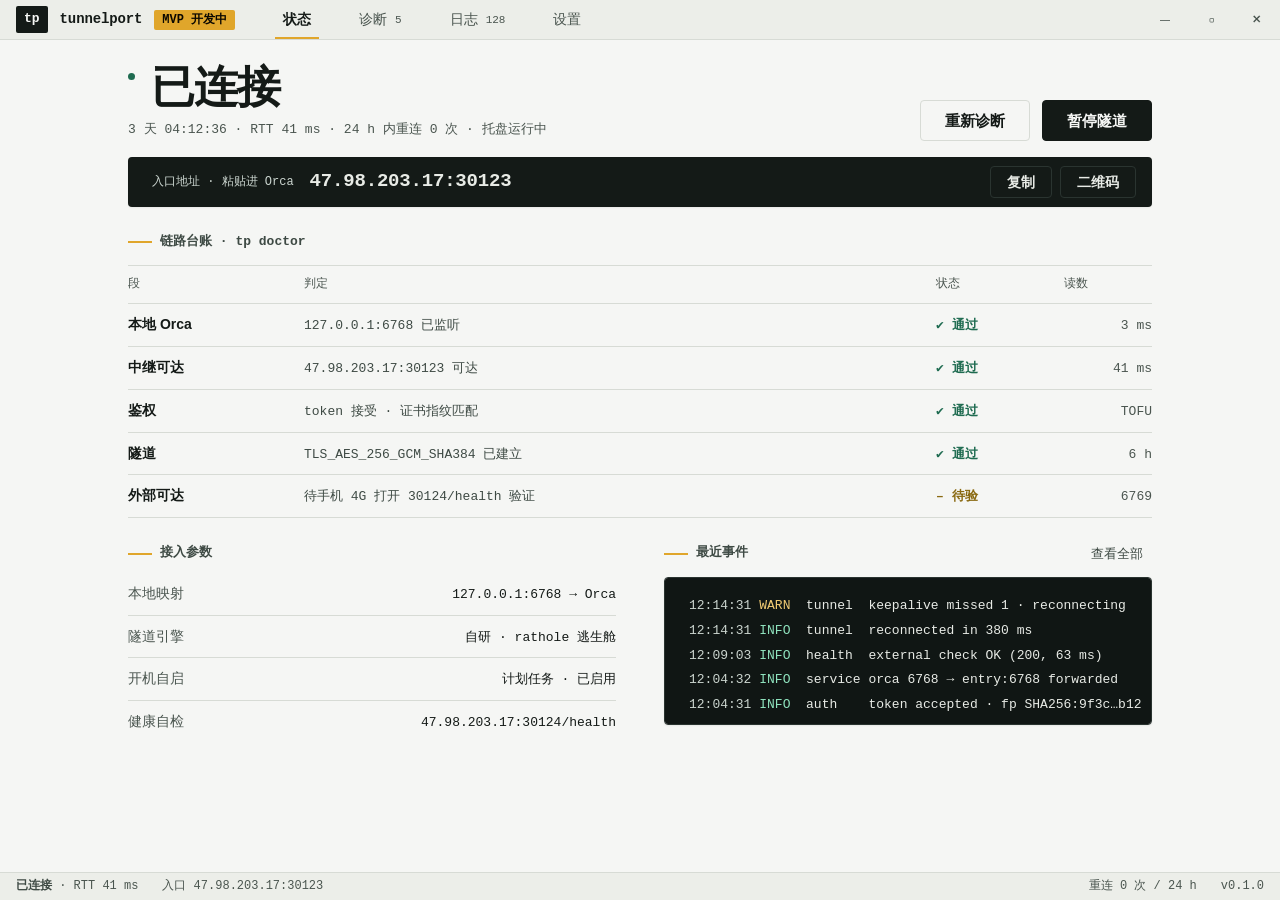
<file: desktop-ui/index.html>
<!doctype html>
<html lang="zh-CN">
<head>
<meta charset="utf-8">
<meta name="viewport" content="width=device-width, initial-scale=1">
<title>tunnelport · Windows 桌面端</title>
<link rel="stylesheet" href="app.css">
</head>
<body>
<div class="app">

  <!-- ======================================================== titlebar -->
  <div class="titlebar">
    <div class="brand">
      <span class="brand__mark">tp</span>
      <span class="brand__name">tunnelport</span>
      <span class="sticker">MVP 开发中</span>
    </div>

    <nav class="tabs" aria-label="主导航">
      <button class="tab" data-view="status" aria-current="page">状态</button>
      <button class="tab" data-view="doctor">诊断 <span class="tab__n">5</span></button>
      <button class="tab" data-view="logs">日志 <span class="tab__n">128</span></button>
      <button class="tab" data-view="settings">设置</button>
    </nav>

    <div class="winctl">
      <button aria-label="最小化">—</button>
      <button aria-label="最大化">▢</button>
      <button class="winctl__close" aria-label="关闭">✕</button>
    </div>
  </div>

  <!-- ========================================================== views -->
  <div class="views">

    <!-- ------------------------------------------------------ 状态 -->
    <section class="view is-active" id="view-status" aria-label="状态">
      <div class="view__in">
        <header class="page-head">
          <div>
            <h1 class="status-hero"><span class="dot dot--pass" aria-hidden="true"></span>已连接</h1>
            <p class="page-meta">3 天 04:12:36 · RTT 41 ms · 24 h 内重连 0 次 · 托盘运行中</p>
          </div>
          <div class="page-actions">
            <button class="btn btn--ghost" data-goto="doctor">重新诊断</button>
            <button class="btn btn--primary">暂停隧道</button>
          </div>
        </header>

        <div class="entry on-dark">
          <span class="entry__k">入口地址 · 粘贴进 Orca</span>
          <span class="entry__v">47.98.203.17:30123</span>
          <span class="entry__actions">
            <button class="btn btn--ghost" data-copy="47.98.203.17:30123">复制</button>
            <button class="btn btn--ghost" id="open-qr">二维码</button>
          </span>
        </div>

        <section aria-label="链路台账" style="margin-top: var(--s5)">
          <div class="label">链路台账 · tp doctor</div>
          <div class="ledger">
            <div class="ledger__head">
              <span>段</span><span>判定</span><span>状态</span><span>读数</span>
            </div>
            <div class="lrow">
              <span class="lrow__key">本地 Orca</span>
              <span class="lrow__val">127.0.0.1:6768 已监听</span>
              <span class="lrow__state lrow__state--ok">✔ 通过</span>
              <span class="lrow__meta">3 ms</span>
            </div>
            <div class="lrow">
              <span class="lrow__key">中继可达</span>
              <span class="lrow__val">47.98.203.17:30123 可达</span>
              <span class="lrow__state lrow__state--ok">✔ 通过</span>
              <span class="lrow__meta">41 ms</span>
            </div>
            <div class="lrow">
              <span class="lrow__key">鉴权</span>
              <span class="lrow__val">token 接受 · 证书指纹匹配</span>
              <span class="lrow__state lrow__state--ok">✔ 通过</span>
              <span class="lrow__meta">TOFU</span>
            </div>
            <div class="lrow">
              <span class="lrow__key">隧道</span>
              <span class="lrow__val">TLS_AES_256_GCM_SHA384 已建立</span>
              <span class="lrow__state lrow__state--ok">✔ 通过</span>
              <span class="lrow__meta">6 h</span>
            </div>
            <div class="lrow">
              <span class="lrow__key">外部可达</span>
              <span class="lrow__val">待手机 4G 打开 30124/health 验证</span>
              <span class="lrow__state lrow__state--wait">– 待验</span>
              <span class="lrow__meta">6769</span>
            </div>
          </div>
        </section>

        <div class="grid-2">
          <section aria-label="接入参数">
            <div class="label label--tight">接入参数</div>
            <div class="kv"><span class="kv__k">本地映射</span><span class="kv__v">127.0.0.1:6768 → Orca</span></div>
            <div class="kv"><span class="kv__k">隧道引擎</span><span class="kv__v">自研 · rathole 逃生舱</span></div>
            <div class="kv"><span class="kv__k">开机自启</span><span class="kv__v">计划任务 · 已启用</span></div>
            <div class="kv"><span class="kv__k">健康自检</span><span class="kv__v">47.98.203.17:30124/health</span></div>
          </section>

          <section aria-label="最近事件">
            <div class="label-row">
              <div class="label">最近事件</div>
              <button class="btn btn--quiet" data-goto="logs" style="font-size: 0.8125rem; padding: var(--s1) var(--s2)">查看全部</button>
            </div>
            <div class="term" style="max-height: 148px" role="log">
              <span class="term__line"><span class="term__dim">12:14:31</span> <span class="term__hint">WARN </span> tunnel  keepalive missed 1 · reconnecting</span>
              <span class="term__line"><span class="term__dim">12:14:31</span> <span class="term__ok">INFO </span> tunnel  reconnected in 380 ms</span>
              <span class="term__line"><span class="term__dim">12:09:03</span> <span class="term__ok">INFO </span> health  external check OK (200, 63 ms)</span>
              <span class="term__line"><span class="term__dim">12:04:32</span> <span class="term__ok">INFO </span> service orca 6768 → entry:6768 forwarded</span>
              <span class="term__line"><span class="term__dim">12:04:31</span> <span class="term__ok">INFO </span> auth    token accepted · fp SHA256:9f3c…b12</span>
            </div>
          </section>
        </div>
      </div>
    </section>

    <!-- ------------------------------------------------------ 诊断 -->
    <section class="view" id="view-doctor" aria-label="诊断">
      <div class="view__in">
        <header class="page-head">
          <div>
            <h1 class="page-title">五段诊断</h1>
            <p class="page-meta">上次诊断 12:14 · 耗时 1.8 s · 每段独立判定</p>
          </div>
          <div class="page-actions">
            <button class="btn btn--ghost">复制结果</button>
            <button class="btn btn--primary">重新诊断</button>
          </div>
        </header>

        <div class="band on-dark">
          <div class="doctor-verdict-top">
            <span>tp doctor</span>
            <span>本地 → 中继 → 鉴权 → 隧道 → 外部</span>
          </div>
          <div class="readout" style="margin-top: var(--s3)">
            <div class="readout__row readout__row--ok">
              <span class="readout__mark">✔</span><span class="readout__seg">本地</span>
              <span></span><span class="readout__val">127.0.0.1:6768 已监听 · Orca 在线</span><span class="readout__meta">3 ms</span>
            </div>
            <div class="readout__row readout__row--ok">
              <span class="readout__mark">✔</span><span class="readout__seg">中继</span>
              <span></span><span class="readout__val">47.98.203.17:30123 可达 · 三次握手正常</span><span class="readout__meta">41 ms</span>
            </div>
            <div class="readout__row readout__row--ok">
              <span class="readout__mark">✔</span><span class="readout__seg">鉴权</span>
              <span></span><span class="readout__val">token 接受 · 证书指纹与配对码一致</span><span class="readout__meta">TOFU</span>
            </div>
            <div class="readout__row readout__row--ok">
              <span class="readout__mark">✔</span><span class="readout__seg">隧道</span>
              <span></span><span class="readout__val">TLS 已建立 · 上下行转发中 · 无丢包</span><span class="readout__meta">6 h</span>
            </div>
            <div class="readout__row readout__row--wait">
              <span class="readout__mark">–</span><span class="readout__seg">外部</span>
              <span></span><span class="readout__val">中继健康端点 OK · 待手机端外部验证</span><span class="readout__meta">6769</span>
            </div>
          </div>
          <div class="band__verdict">
            <strong>四段通过，链路可用</strong>
            <span class="band__hint">外部段需手机 4G 打开 <code>47.98.203.17:30124/health</code>，显示 OK 即全链路通畅。</span>
          </div>
        </div>

        <section class="troubles" aria-label="常见处理">
          <div class="label">连不上时的常见处理</div>
          <div class="ledger">
            <div class="lrow">
              <span class="lrow__key">杀软拦截</span>
              <span class="lrow__val">自研引擎无杀软特征；仅 --engine rathole 逃生舱会遇到</span>
              <span class="lrow__state lrow__state--ok">已排除</span>
              <span class="lrow__meta">本机</span>
            </div>
            <div class="lrow">
              <span class="lrow__key">走代理的网络</span>
              <span class="lrow__val">为服务器 IP 添加 DIRECT 直连规则，避免出口绕境</span>
              <span class="lrow__state lrow__state--wait">待配置</span>
              <span class="lrow__meta">检测到</span>
            </div>
            <div class="lrow">
              <span class="lrow__key">服务器 IP 变了</span>
              <span class="lrow__val">家宽需 DDNS；使用 VPS 则不会变，重新配对即可</span>
              <span class="lrow__state lrow__state--ok">未发生</span>
              <span class="lrow__meta">24 h</span>
            </div>
          </div>
        </section>

        <div class="log-foot">
          <span>等价命令 <code>tp doctor</code></span>
          <span>五段独立判定 · 结果仅存于本机</span>
        </div>
      </div>
    </section>

    <!-- ------------------------------------------------------ 日志 -->
    <section class="view" id="view-logs" aria-label="日志">
      <div class="view__in" style="display:flex; flex-direction:column; min-height:100%; padding-bottom: var(--s5)">
        <header class="page-head">
          <div>
            <h1 class="page-title">引擎日志</h1>
            <p class="page-meta">128 行 · 仅存于本机，不上传</p>
          </div>
          <div class="page-actions">
            <button class="btn btn--ghost">清空</button>
            <button class="btn btn--ghost">复制</button>
          </div>
        </header>

        <div class="logbar">
          <div class="seg" role="group" aria-label="日志级别筛选">
            <button aria-pressed="true">全部</button>
            <button aria-pressed="false">INFO</button>
            <button aria-pressed="false">WARN</button>
            <button aria-pressed="false">ERROR</button>
          </div>
          <input class="field" type="search" placeholder="搜索日志…" aria-label="搜索日志">
          <span class="logbar__spacer"></span>
          <span class="follow">
            跟随最新
            <button class="switch" role="switch" aria-checked="true" aria-label="跟随最新日志"></button>
          </span>
        </div>

        <div class="logterm">
          <div class="term" role="log">
            <span class="term__line"><span class="term__dim">12:14:31.204</span> <span class="term__hint">WARN </span> tunnel  keepalive missed 1 · reconnecting (attempt 1)</span>
            <span class="term__line"><span class="term__dim">12:14:31.584</span> <span class="term__ok">INFO </span> tunnel  reconnected in 380 ms · rtt 41 ms</span>
            <span class="term__line"><span class="term__dim">12:14:31.590</span> <span class="term__ok">INFO </span> service orca 127.0.0.1:6768 → entry:6768 forwarded</span>
            <span class="term__line"><span class="term__dim">12:09:03.117</span> <span class="term__ok">INFO </span> health  external check OK (200, 63 ms) via entry:30124</span>
            <span class="term__line"><span class="term__dim">12:04:32.881</span> <span class="term__ok">INFO </span> tunnel  transport tls established (TLS_AES_256_GCM_SHA384)</span>
            <span class="term__line"><span class="term__dim">12:04:32.845</span> <span class="term__ok">INFO </span> service local listener ready on 127.0.0.1:6768</span>
            <span class="term__line"><span class="term__dim">12:04:31.902</span> <span class="term__ok">INFO </span> auth    token accepted · fingerprint SHA256:9f3c…b12 matched</span>
            <span class="term__line"><span class="term__dim">12:04:31.860</span> <span class="term__ok">INFO </span> tunnel  dial entry 47.98.203.17:30123 ok (41 ms)</span>
            <span class="term__line"><span class="term__dim">12:04:31.812</span> <span class="term__ok">INFO </span> detect  entry host 47.98.203.17 · port base 30123 free</span>
            <span class="term__line"><span class="term__dim">12:04:31.760</span> <span class="term__ok">INFO </span> engine  自研引擎启动 · pid 8124 · autostart=task</span>
            <span class="term__line"><span class="term__dim">12:04:31.744</span> <span class="term__ok">INFO </span> config  loaded from C:\Users\hao\.tunnelport\client.toml</span>
            <span class="term__line"><span class="term__dim">11:58:12.006</span> <span class="term__fail">ERROR</span> tunnel  dial entry timeout after 5000 ms · retrying</span>
            <span class="term__line"><span class="term__dim">11:58:07.001</span> <span class="term__hint">WARN </span> net     route via proxy detected · forcing DIRECT for entry ip</span>
            <span class="term__line"><span class="term__dim">11:52:44.118</span> <span class="term__ok">INFO </span> health  external check OK (200, 58 ms) via entry:30124</span>
            <span class="term__line"><span class="term__dim">11:47:31.902</span> <span class="term__ok">INFO </span> service orca 127.0.0.1:6768 → entry:6768 forwarded</span>
            <span class="term__line"><span class="term__dim">11:44:12.310</span> <span class="term__ok">INFO </span> tunnel  keepalive ok · rtt 41 ms</span>
            <span class="term__line"><span class="term__dim">11:39:03.088</span> <span class="term__ok">INFO </span> health  external check OK (200, 61 ms) via entry:30124</span>
            <span class="term__line"><span class="term__dim">11:36:20.410</span> <span class="term__ok">INFO </span> tunnel  transport tls established (TLS_AES_256_GCM_SHA384)</span>
            <span class="term__line"><span class="term__dim">11:34:52.640</span> <span class="term__hint">WARN </span> net     proxy env detected · DIRECT rule applied for entry ip</span>
          </div>
          <div class="log-foot">
            <span>等价命令 <code>tp logs -f</code></span>
            <span>滚动到底部自动跟随 · Ctrl+F 搜索</span>
          </div>
        </div>
      </div>
    </section>

    <!-- ------------------------------------------------------ 设置 -->
    <section class="view" id="view-settings" aria-label="设置">
      <div class="view__in">
        <header class="page-head">
          <div>
            <h1 class="page-title">设置</h1>
            <p class="page-meta">改动立即生效 · 无账号、无控制面、无埋点</p>
          </div>
        </header>

        <div class="set-group">
          <div class="label">通用</div>
          <div class="srow">
            <span class="srow__key">开机自启</span>
            <span class="srow__desc">Windows 计划任务，登录时自动运行 <code>tp connect</code></span>
            <span class="srow__ctl"><button class="switch" role="switch" aria-checked="true" aria-label="开机自启"></button></span>
          </div>
          <div class="srow">
            <span class="srow__key">最小化到托盘</span>
            <span class="srow__desc">关闭窗口时保持隧道运行，托盘图标显示连接状态</span>
            <span class="srow__ctl"><button class="switch" role="switch" aria-checked="true" aria-label="最小化到托盘"></button></span>
          </div>
        </div>

        <div class="set-group">
          <div class="label">隧道</div>
          <div class="srow">
            <span class="srow__key">端到端加密</span>
            <span class="srow__desc">本地终止 TLS（<code>--tls-terminate</code>），中继只见密文；需手机端接受 <code>https://</code></span>
            <span class="srow__ctl"><button class="switch" role="switch" aria-checked="false" aria-label="端到端加密"></button></span>
          </div>
          <div class="srow">
            <span class="srow__key">隧道引擎</span>
            <span class="srow__desc">连接中不可更改；rathole 为逃生舱，断开后可切换</span>
            <span class="srow__ctl">
              <span class="seg" role="group" aria-label="隧道引擎">
                <button aria-pressed="true">自研</button>
                <button aria-pressed="false" disabled>rathole</button>
              </span>
            </span>
          </div>
          <div class="srow">
            <span class="srow__key">本地映射</span>
            <span class="srow__desc">Orca 桌面端监听地址，端口被占时自动提示顺延</span>
            <span class="srow__ctl"><input class="field" value="127.0.0.1:6768" aria-label="本地映射地址"></span>
          </div>
          <div class="srow">
            <span class="srow__key">入口覆盖</span>
            <span class="srow__desc">留空自动检测；代理 / 软路由网络可显式指定（<code>--entry-host</code>），DDNS 域名同此</span>
            <span class="srow__ctl"><input class="field" placeholder="自动检测" aria-label="入口覆盖"></span>
          </div>
        </div>

        <div class="danger-zone">
          <div class="label">配对与安全</div>
          <div class="srow">
            <span class="srow__key">重置配对</span>
            <span class="srow__desc">重新生成 token，所有已配对手机需重新扫码；token 泄露时使用</span>
            <span class="srow__ctl"><button class="btn btn--danger">重置配对码</button></span>
          </div>
          <div class="srow">
            <span class="srow__key">当前指纹</span>
            <span class="srow__desc">仅用于人眼比对，不参与鉴权</span>
            <span class="srow__ctl"><span class="mono" style="font-size: var(--fs-mono); color: var(--ink-2)">SHA256:9f3c…b12</span></span>
          </div>
        </div>

        <div class="set-group">
          <div class="label">关于</div>
          <div class="srow">
            <span class="srow__key">版本与许可</span>
            <span class="srow__desc">隧道引擎自研 · 逃生舱 rathole v0.5.0（固定 tag 自构建）· 源码 MIT 开源</span>
            <span class="srow__ctl">
              <span class="mono" style="font-size: var(--fs-mono)">v0.1.0</span>
              <button class="btn btn--ghost" style="font-size: var(--fs-small); padding: var(--s2) var(--s4)">检查更新</button>
            </span>
          </div>
        </div>
      </div>
    </section>

  </div>

  <!-- ====================================================== statusbar -->
  <div class="statusbar">
    <span><strong>已连接</strong> · RTT 41 ms</span>
    <span>入口 47.98.203.17:30123</span>
    <span class="sb-right">
      <span>重连 0 次 / 24 h</span>
      <span>v0.1.0</span>
    </span>
  </div>

  <!-- ===================================================== QR modal -->
  <div class="overlay" id="qr-overlay" role="dialog" aria-modal="true" aria-label="入口地址二维码">
    <div class="modal">
      <h3>手机扫码填入地址</h3>
      <svg class="modal__qr" id="qr-svg" viewBox="0 0 25 25" shape-rendering="crispEdges" role="img" aria-label="入口地址二维码"></svg>
      <div class="modal__addr">47.98.203.17:30123</div>
      <p class="modal__note">手机 Orca 粘贴此地址即可接入；也可在 Set up Mobile 中扫码配对。不要填 <code>wss://</code> 开头的地址。</p>
      <div class="modal__actions">
        <button class="btn btn--ghost" id="close-qr">关闭</button>
        <button class="btn btn--primary" data-copy="47.98.203.17:30123">复制地址</button>
      </div>
    </div>
  </div>

</div>

<script>
  /* tab switching ------------------------------------------------------- */
  const tabs = document.querySelectorAll(".tab");
  const views = document.querySelectorAll(".view");

  function show(name) {
    tabs.forEach(t => {
      const on = t.dataset.view === name;
      t.setAttribute("aria-current", on ? "page" : "false");
      if (!on) t.removeAttribute("aria-current");
    });
    views.forEach(v => v.classList.toggle("is-active", v.id === "view-" + name));
    const v = document.getElementById("view-" + name);
    if (v) v.scrollTop = 0;
  }

  tabs.forEach(t => t.addEventListener("click", () => show(t.dataset.view)));
  document.querySelectorAll("[data-goto]").forEach(b =>
    b.addEventListener("click", () => show(b.dataset.goto))
  );

  /* deep link: index.html#doctor ---------------------------------------- */
  const initial = location.hash.replace("#", "");
  if (initial && document.getElementById("view-" + initial)) show(initial);
  if (initial === "qr") document.getElementById("qr-overlay").classList.add("is-open");

  /* switches ------------------------------------------------------------ */
  document.querySelectorAll(".switch").forEach(s =>
    s.addEventListener("click", () => {
      if (s.disabled) return;
      s.setAttribute("aria-checked", s.getAttribute("aria-checked") === "true" ? "false" : "true");
    })
  );

  /* segmented (single choice) ------------------------------------------- */
  document.querySelectorAll(".seg").forEach(g => {
    const btns = g.querySelectorAll("button:not(:disabled)");
    btns.forEach(b => b.addEventListener("click", () => {
      btns.forEach(x => x.setAttribute("aria-pressed", String(x === b)));
    }));
  });

  /* copy buttons --------------------------------------------------------- */
  document.querySelectorAll("[data-copy]").forEach(b => {
    const original = b.textContent;
    b.addEventListener("click", () => {
      if (navigator.clipboard) navigator.clipboard.writeText(b.dataset.copy).catch(() => {});
      b.textContent = "已复制";
      setTimeout(() => { b.textContent = original; }, 1400);
    });
  });

  /* QR modal ------------------------------------------------------------- */
  const overlay = document.getElementById("qr-overlay");
  document.getElementById("open-qr").addEventListener("click", () => {
    overlay.classList.add("is-open");
    document.getElementById("close-qr").focus();
  });
  document.getElementById("close-qr").addEventListener("click", () => overlay.classList.remove("is-open"));
  overlay.addEventListener("click", e => { if (e.target === overlay) overlay.classList.remove("is-open"); });
  document.addEventListener("keydown", e => { if (e.key === "Escape") overlay.classList.remove("is-open"); });

  /* deterministic QR-like matrix (visual placeholder, not a real QR) ----- */
  (function drawQR() {
    const svg = document.getElementById("qr-svg");
    const N = 25, NS = "http://www.w3.org/2000/svg";
    let seed = 4798203;
    const rnd = () => (seed = (seed * 1103515245 + 12345) & 0x7fffffff) / 0x7fffffff;
    const mk = (x, y, w, h, fill) => {
      const r = document.createElementNS(NS, "rect");
      r.setAttribute("x", x); r.setAttribute("y", y);
      r.setAttribute("width", w); r.setAttribute("height", h);
      r.setAttribute("fill", fill);
      svg.appendChild(r);
    };
    mk(0, 0, N, N, "#f5f6f4");
    const finder = (ox, oy) => {
      mk(ox, oy, 7, 7, "#141a17");
      mk(ox + 1, oy + 1, 5, 5, "#f5f6f4");
      mk(ox + 2, oy + 2, 3, 3, "#141a17");
    };
    const inFinder = (x, y) =>
      (x < 8 && y < 8) || (x > N - 9 && y < 8) || (x < 8 && y > N - 9);
    for (let y = 0; y < N; y++)
      for (let x = 0; x < N; x++)
        if (!inFinder(x, y) && rnd() > 0.52) mk(x, y, 1, 1, "#141a17");
    finder(0, 0); finder(N - 7, 0); finder(0, N - 7);
    /* alignment pattern */
    mk(N - 9, N - 9, 5, 5, "#141a17");
    mk(N - 8, N - 8, 3, 3, "#f5f6f4");
    mk(N - 7, N - 7, 1, 1, "#141a17");
  })();
</script>
</body>
</html>
</file>
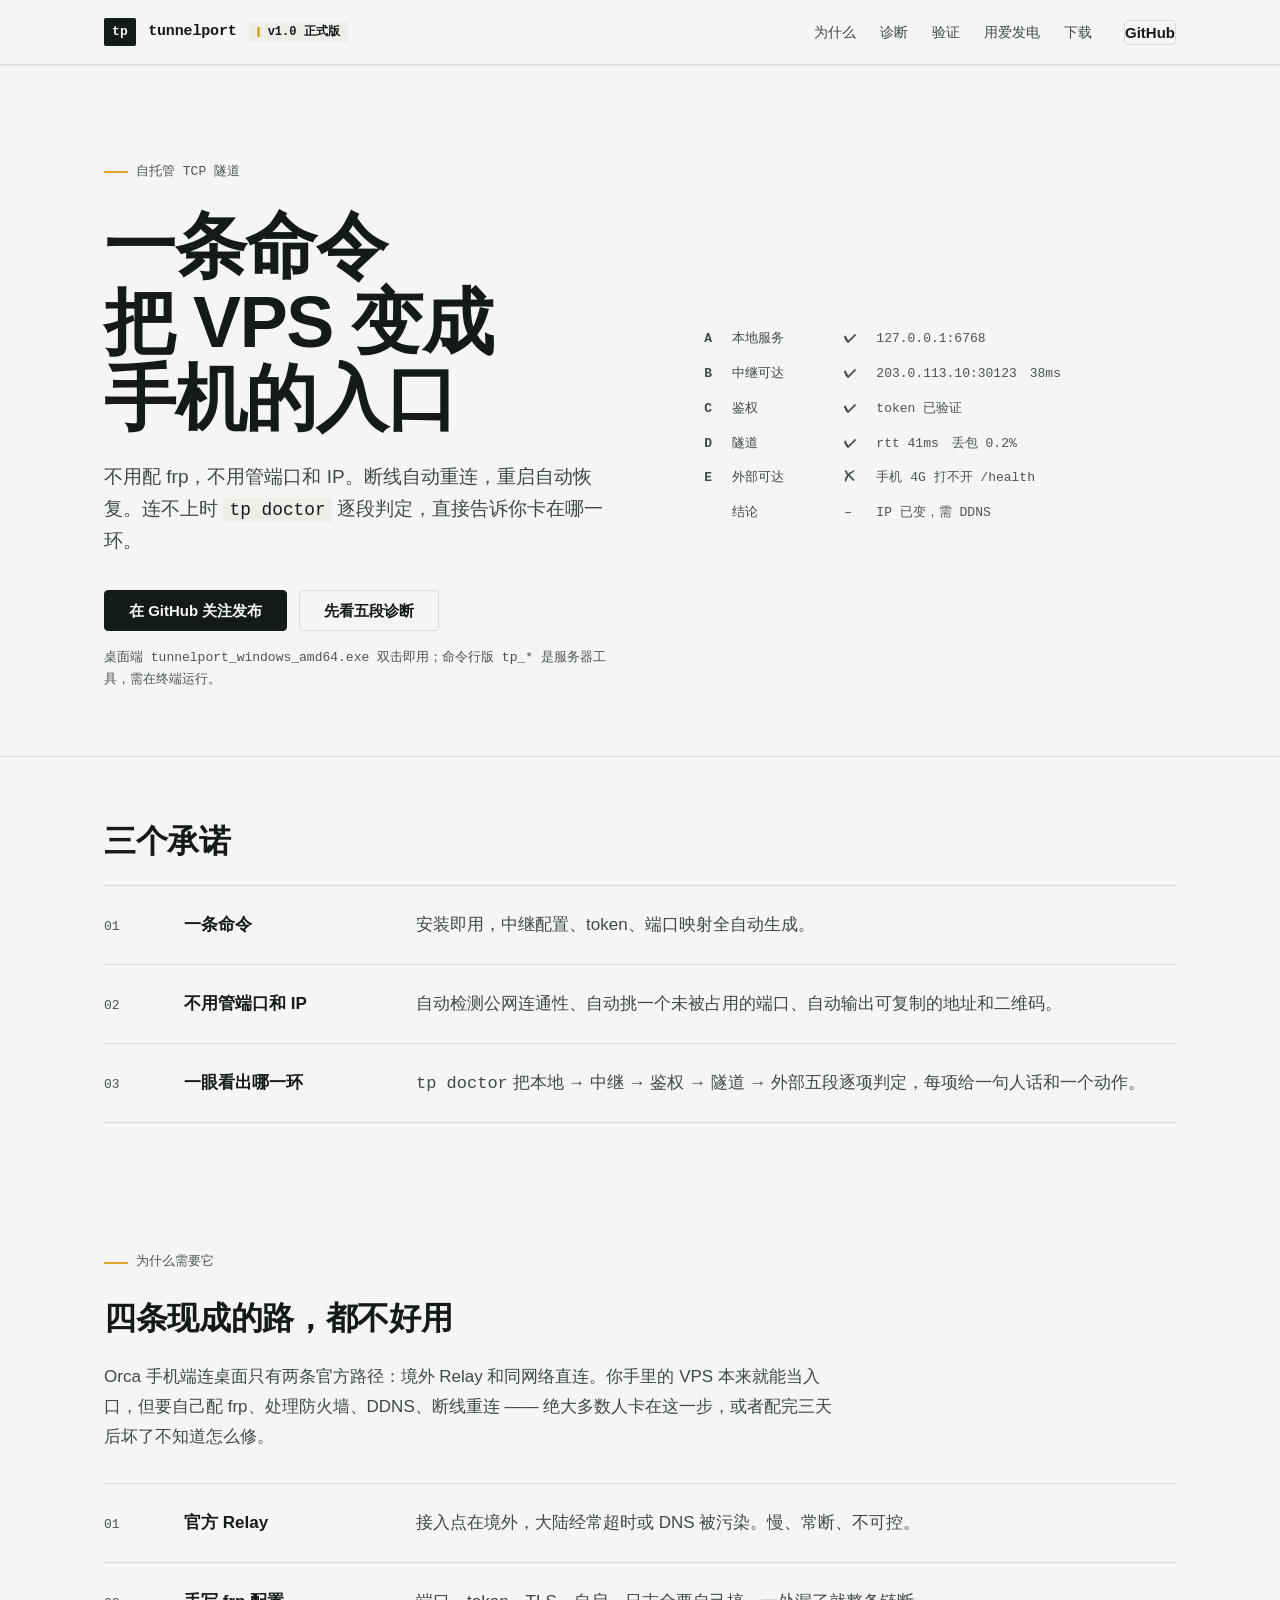
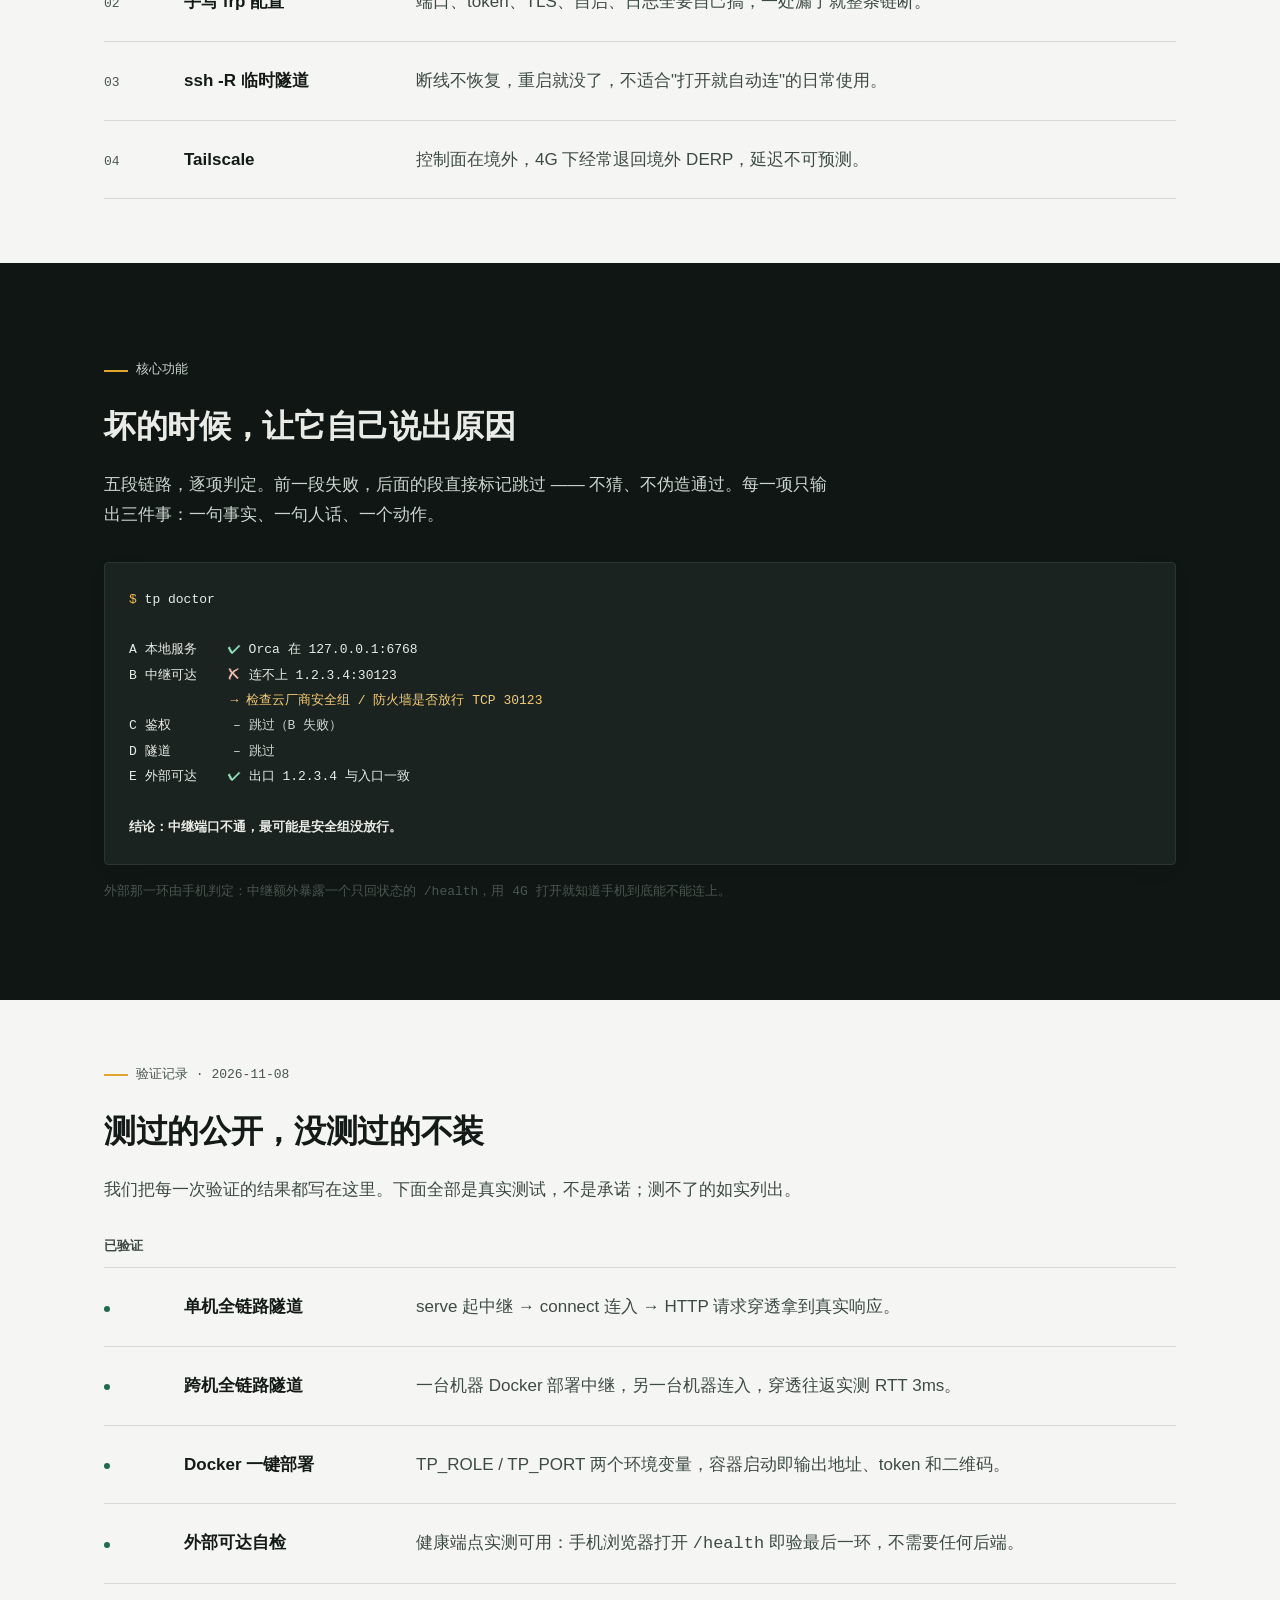
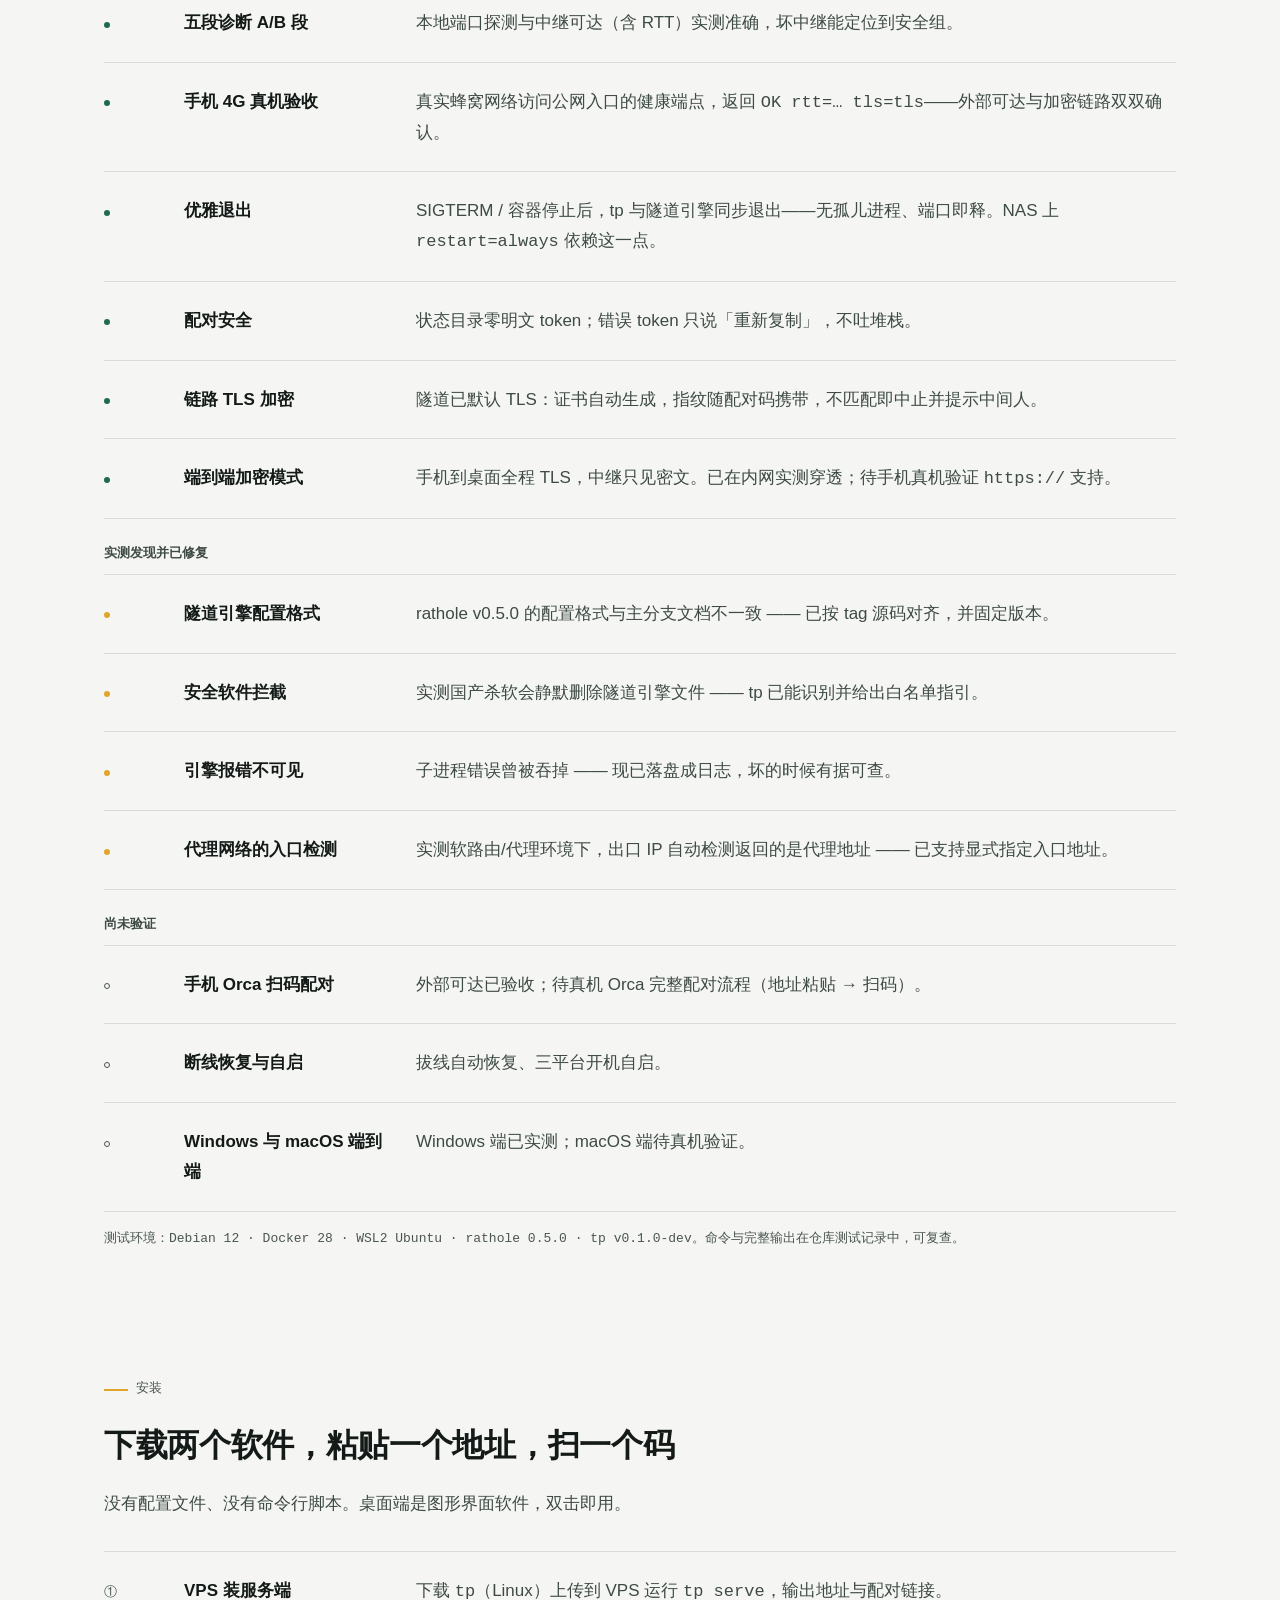
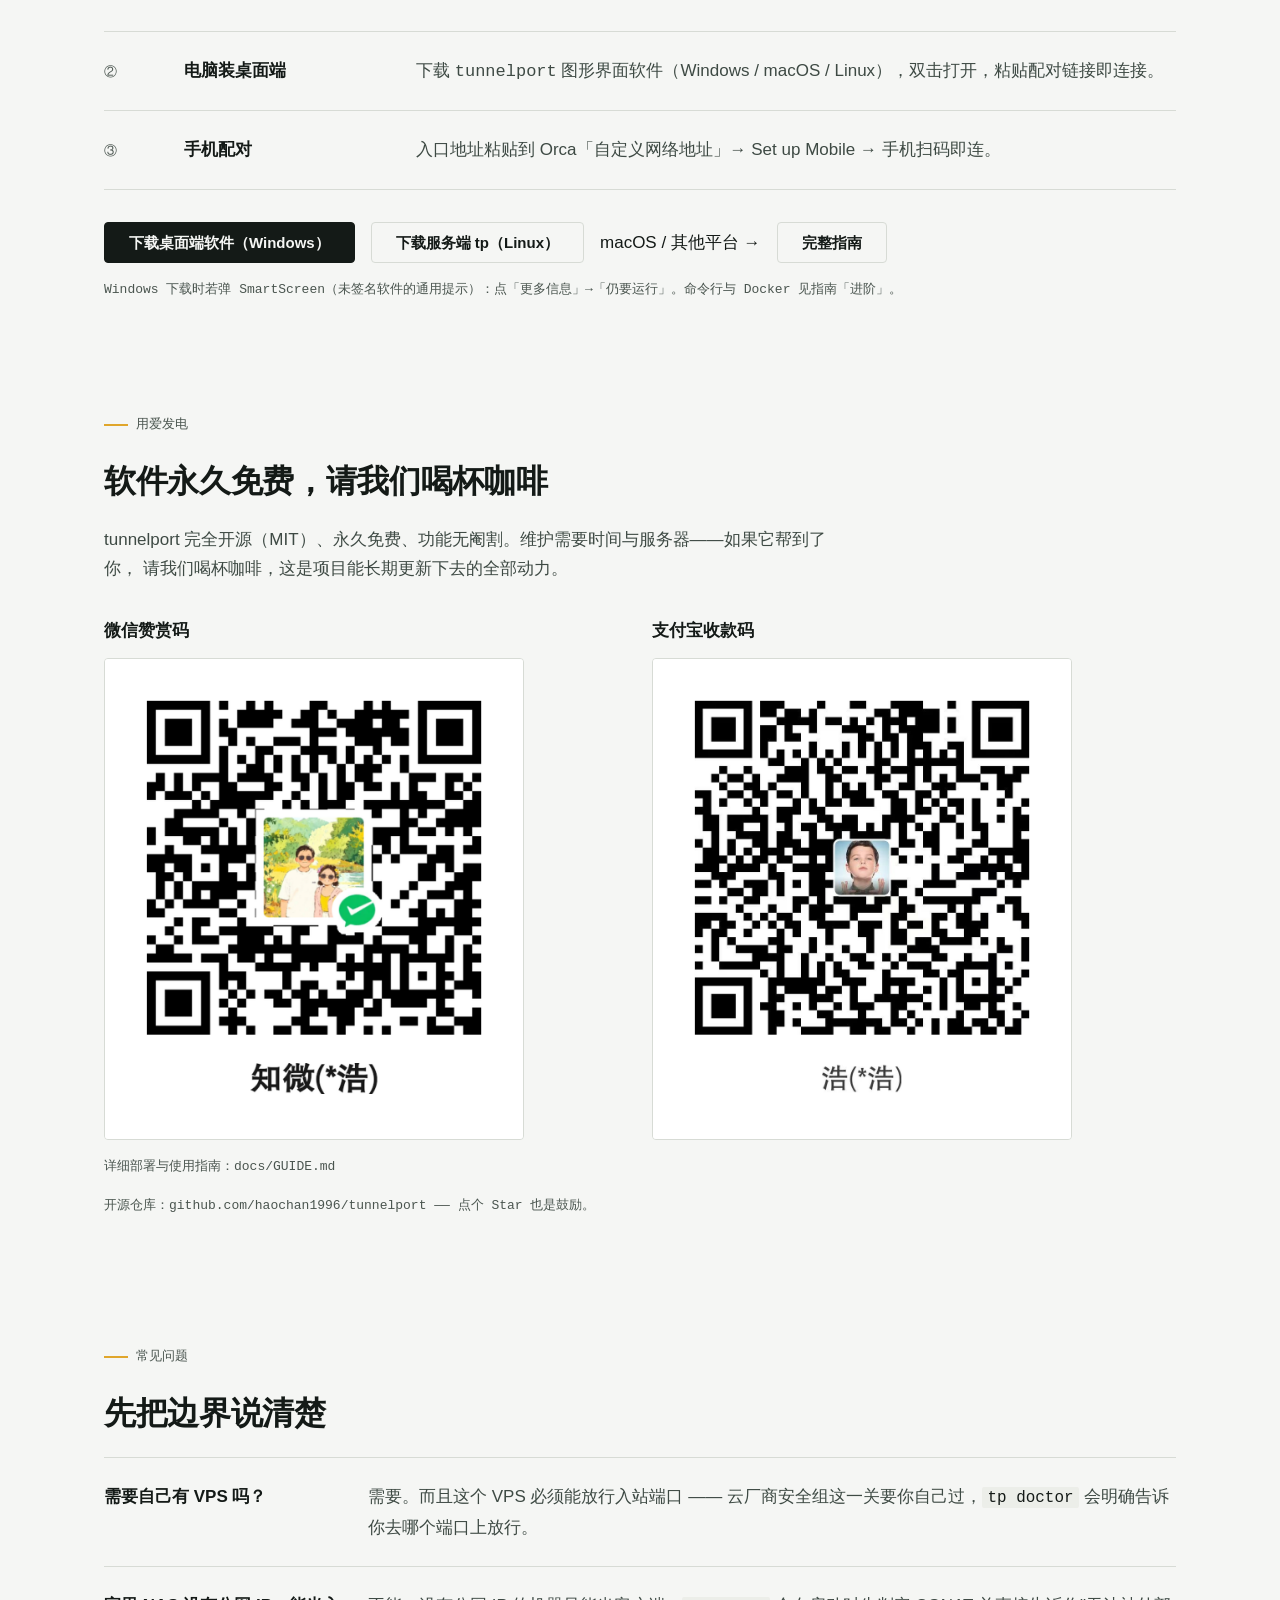
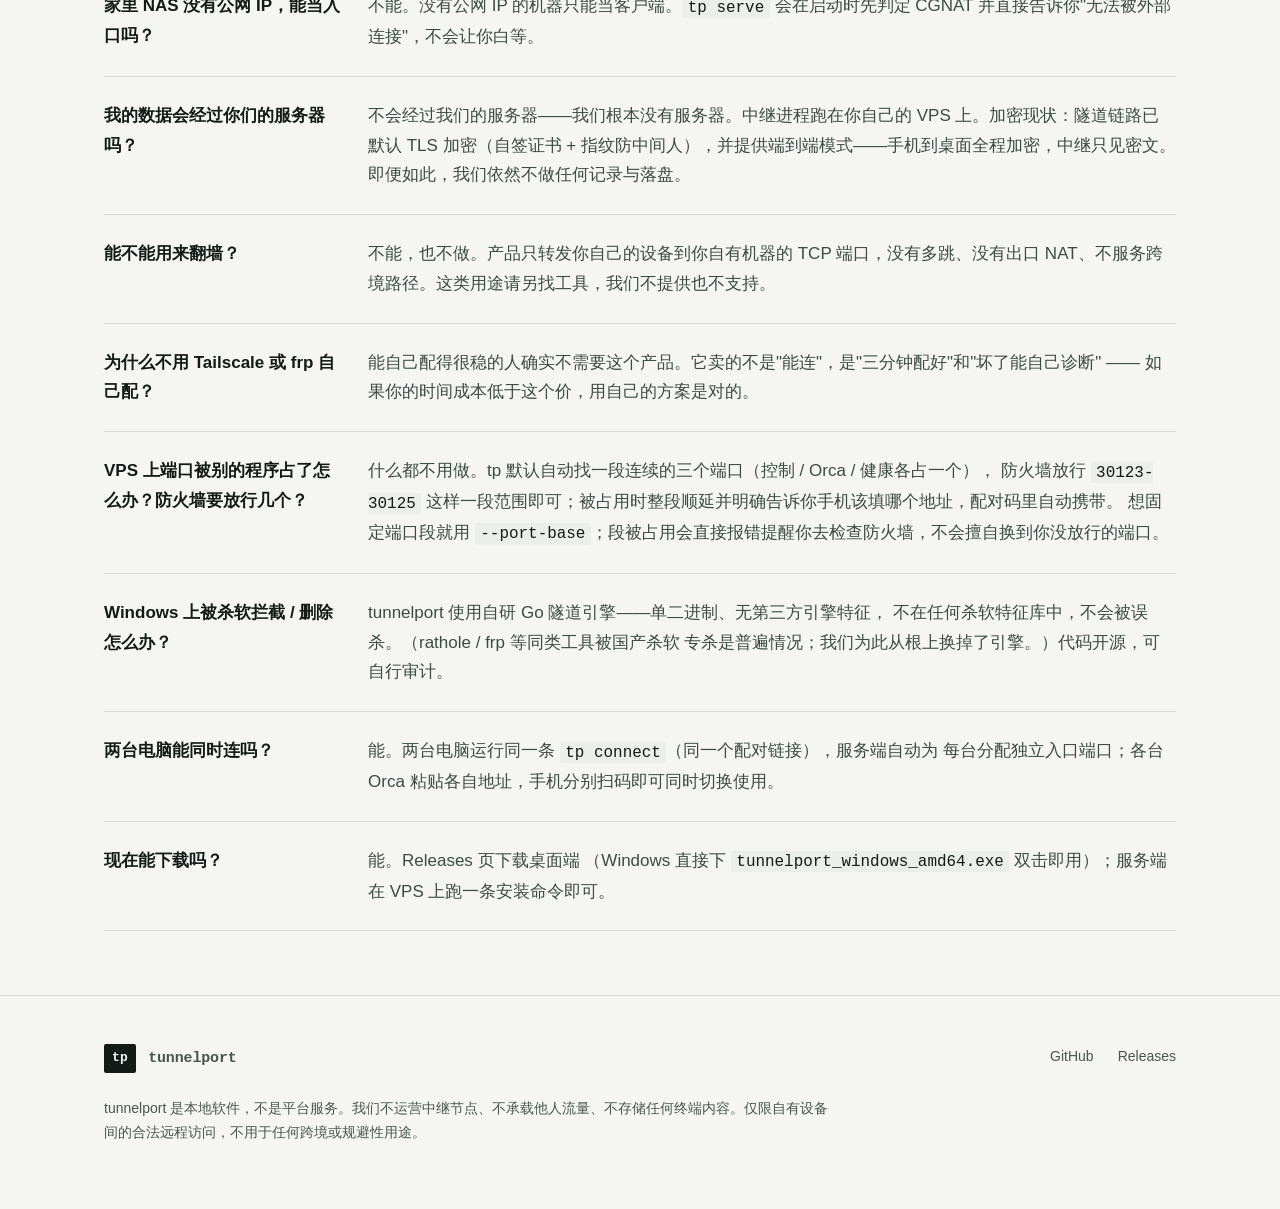
<file: site/index.html>
<!doctype html>
<html lang="zh-CN">
  <head>
    <meta charset="utf-8" />
    <meta name="viewport" content="width=device-width, initial-scale=1" />
    <title>tunnelport — 一条命令，把 VPS 变成手机的入口</title>
    <meta
      name="description"
      content="tunnelport 把已有的 VPS 变成 Orca 手机端的稳定入口。不用配 frp，不用管端口和 IP；连不上时 tp doctor 直接告诉你卡在五段链路的哪一段。中继跑在你自己的机器上。"
    />
    <meta name="color-scheme" content="light" />
    <meta property="og:type" content="website" />
    <meta property="og:title" content="tunnelport — 一条命令，把 VPS 变成手机的入口" />
    <meta
      property="og:description"
      content="自托管 TCP 隧道，中继在你自己机器上。断线自动重连，tp doctor 五段诊断说清卡在哪一环。"
    />
    <link rel="stylesheet" href="style.css" />
    <link
      rel="icon"
      href="data:image/svg+xml,%3Csvg xmlns='http://www.w3.org/2000/svg' viewBox='0 0 32 32'%3E%3Crect width='32' height='32' rx='4' fill='%23101614'/%3E%3Ctext x='16' y='23' font-family='monospace' font-size='17' font-weight='700' fill='%23E0A62B' text-anchor='middle'%3Etp%3C/text%3E%3C/svg%3E"
    />
  </head>
  <body>
    <a class="skip" href="#main">跳到正文</a>

    <header class="top">
      <div class="wrap top__in">
        <div class="brand">
          <span class="brand__mark">tp</span>
          <span class="brand__name">tunnelport</span>
          <span class="sticker">v1.0 正式版</span>
        </div>
        <nav class="top__nav" aria-label="站内导航">
          <a href="#how">为什么</a>
          <a href="#doctor">诊断</a>
          <a href="#verify">验证</a>
          <a href="#donate">用爱发电</a>
          <a href="#install">下载</a>
          <a class="btn btn--ghost" href="https://github.com/haochan1996/tunnelport">GitHub</a>
        </nav>
      </div>
    </header>

    <main id="main">
      <!-- ---------------------------------------------------------- hero -->
      <section class="hero">
        <div class="wrap hero__grid">
          <div class="hero__copy">
            <p class="label">自托管 TCP 隧道</p>
            <h1>一条命令<br />把 VPS 变成<br />手机的入口</h1>
            <p class="lede">
              不用配 frp，不用管端口和 IP。断线自动重连，重启自动恢复。连不上时
              <code>tp doctor</code> 逐段判定，直接告诉你卡在哪一环。
            </p>
            <div class="cta">
              <a class="btn btn--primary" href="https://github.com/haochan1996/tunnelport"
                >在 GitHub 关注发布</a
              >
              <a class="btn btn--ghost" href="#doctor">先看五段诊断</a>
            </div>
            <p class="note">桌面端 <code>tunnelport_windows_amd64.exe</code> 双击即用；命令行版 <code>tp_*</code> 是服务器工具，需在终端运行。</p>
          </div>

          <div class="readout" aria-hidden="true">
            <div class="readout__row readout__row--ok">
              <span class="readout__seg">A</span>
              <span class="readout__name">本地服务</span>
              <span class="readout__mark">✔</span>
              <span class="readout__val">127.0.0.1:6768</span>
            </div>
            <div class="readout__row readout__row--ok">
              <span class="readout__seg">B</span>
              <span class="readout__name">中继可达</span>
              <span class="readout__mark">✔</span>
              <span class="readout__val">203.0.113.10:30123　38ms</span>
            </div>
            <div class="readout__row readout__row--ok">
              <span class="readout__seg">C</span>
              <span class="readout__name">鉴权</span>
              <span class="readout__mark">✔</span>
              <span class="readout__val">token 已验证</span>
            </div>
            <div class="readout__row readout__row--ok">
              <span class="readout__seg">D</span>
              <span class="readout__name">隧道</span>
              <span class="readout__mark">✔</span>
              <span class="readout__val">rtt 41ms　丢包 0.2%</span>
            </div>
            <div class="readout__row readout__row--fail">
              <span class="readout__seg">E</span>
              <span class="readout__name">外部可达</span>
              <span class="readout__mark">✘</span>
              <span class="readout__val">手机 4G 打不开 /health</span>
            </div>
            <div class="readout__row readout__row--skip">
              <span class="readout__seg"></span>
              <span class="readout__name">结论</span>
              <span class="readout__mark">–</span>
              <span class="readout__val">IP 已变，需 DDNS</span>
            </div>
          </div>
        </div>
      </section>

      <!-- ----------------------------------------------------- promises -->
      <section class="promises" aria-labelledby="promises-h">
        <div class="wrap">
          <h2 id="promises-h">三个承诺</h2>
          <div class="rows">
            <div class="row">
              <span class="row__idx">01</span>
              <span class="row__key">一条命令</span>
              <span class="row__val">安装即用，中继配置、token、端口映射全自动生成。</span>
            </div>
            <div class="row">
              <span class="row__idx">02</span>
              <span class="row__key">不用管端口和 IP</span>
              <span class="row__val"
                >自动检测公网连通性、自动挑一个未被占用的端口、自动输出可复制的地址和二维码。</span
              >
            </div>
            <div class="row">
              <span class="row__idx">03</span>
              <span class="row__key">一眼看出哪一环</span>
              <span class="row__val"
                ><code>tp doctor</code> 把本地 → 中继 → 鉴权 → 隧道 → 外部五段逐项判定，每项给一句人话和一个动作。</span
              >
            </div>
          </div>
        </div>
      </section>

      <!-- ---------------------------------------------------------- why -->
      <section class="section" id="how" aria-labelledby="how-h">
        <div class="wrap">
          <p class="label">为什么需要它</p>
          <h2 id="how-h">四条现成的路，都不好用</h2>
          <p class="intro">
            Orca 手机端连桌面只有两条官方路径：境外 Relay 和同网络直连。你手里的 VPS
            本来就能当入口，但要自己配 frp、处理防火墙、DDNS、断线重连 —— 绝大多数人卡在这一步，或者配完三天后坏了不知道怎么修。
          </p>
          <div class="rows">
            <div class="row">
              <span class="row__idx">01</span>
              <span class="row__key">官方 Relay</span>
              <span class="row__val">接入点在境外，大陆经常超时或 DNS 被污染。慢、常断、不可控。</span>
            </div>
            <div class="row">
              <span class="row__idx">02</span>
              <span class="row__key">手写 frp 配置</span>
              <span class="row__val">端口、token、TLS、自启、日志全要自己搞，一处漏了就整条链断。</span>
            </div>
            <div class="row">
              <span class="row__idx">03</span>
              <span class="row__key">ssh -R 临时隧道</span>
              <span class="row__val">断线不恢复，重启就没了，不适合"打开就自动连"的日常使用。</span>
            </div>
            <div class="row">
              <span class="row__idx">04</span>
              <span class="row__key">Tailscale</span>
              <span class="row__val">控制面在境外，4G 下经常退回境外 DERP，延迟不可预测。</span>
            </div>
          </div>
        </div>
      </section>

      <!-- ------------------------------------------------------- doctor -->
      <section class="band" id="doctor" aria-labelledby="doctor-h">
        <div class="wrap">
          <p class="label">核心功能</p>
          <h2 id="doctor-h">坏的时候，让它自己说出原因</h2>
          <p class="intro">
            五段链路，逐项判定。前一段失败，后面的段直接标记跳过 —— 不猜、不伪造通过。每一项只输出三件事：一句事实、一句人话、一个动作。
          </p>
          <div class="term" role="img" aria-label="tp doctor 输出示例：本地服务通过，中继不可达，后续段跳过，结论为安全组未放行">
            <span class="term__line"><span class="term__prompt">$</span> tp doctor</span>
            <span class="term__line"> </span>
            <span class="term__line">A 本地服务    <span class="term__ok">✔</span> Orca 在 127.0.0.1:6768</span>
            <span class="term__line">B 中继可达    <span class="term__fail">✘</span> 连不上 1.2.3.4:30123</span>
            <span class="term__line">             <span class="term__hint">→ 检查云厂商安全组 / 防火墙是否放行 TCP 30123</span></span>
            <span class="term__line">C 鉴权        <span class="term__dim">– 跳过（B 失败）</span></span>
            <span class="term__line">D 隧道        <span class="term__dim">– 跳过</span></span>
            <span class="term__line">E 外部可达    <span class="term__ok">✔</span> 出口 1.2.3.4 与入口一致</span>
            <span class="term__line"> </span>
            <span class="term__line term__verdict">结论：中继端口不通，最可能是安全组没放行。</span>
          </div>
          <p class="note">
            外部那一环由手机判定：中继额外暴露一个只回状态的 <code>/health</code>，用 4G
            打开就知道手机到底能不能连上。
          </p>
        </div>
      </section>

      <!-- ------------------------------------------------------- verify -->
      <section class="section" id="verify" aria-labelledby="verify-h">
        <div class="wrap">
          <p class="label">验证记录 · 2026-11-08</p>
          <h2 id="verify-h">测过的公开，没测过的不装</h2>
          <p class="intro">
            我们把每一次验证的结果都写在这里。下面全部是真实测试，不是承诺；测不了的如实列出。
          </p>

          <p class="verify-h">已验证</p>
          <div class="rows">
            <div class="row">
              <span class="row__idx"><span class="dot dot--pass"></span></span>
              <span class="row__key">单机全链路隧道</span>
              <span class="row__val">serve 起中继 → connect 连入 → HTTP 请求穿透拿到真实响应。</span>
            </div>
            <div class="row">
              <span class="row__idx"><span class="dot dot--pass"></span></span>
              <span class="row__key">跨机全链路隧道</span>
              <span class="row__val">一台机器 Docker 部署中继，另一台机器连入，穿透往返实测 RTT 3ms。</span>
            </div>
            <div class="row">
              <span class="row__idx"><span class="dot dot--pass"></span></span>
              <span class="row__key">Docker 一键部署</span>
              <span class="row__val">TP_ROLE / TP_PORT 两个环境变量，容器启动即输出地址、token 和二维码。</span>
            </div>
            <div class="row">
              <span class="row__idx"><span class="dot dot--pass"></span></span>
              <span class="row__key">外部可达自检</span>
              <span class="row__val">健康端点实测可用：手机浏览器打开 <code>/health</code> 即验最后一环，不需要任何后端。</span>
            </div>
            <div class="row">
              <span class="row__idx"><span class="dot dot--pass"></span></span>
              <span class="row__key">五段诊断 A/B 段</span>
              <span class="row__val">本地端口探测与中继可达（含 RTT）实测准确，坏中继能定位到安全组。</span>
            </div>
            <div class="row">
              <span class="row__idx"><span class="dot dot--pass"></span></span>
              <span class="row__key">手机 4G 真机验收</span>
              <span class="row__val">真实蜂窝网络访问公网入口的健康端点，返回 <code>OK rtt=… tls=tls</code>——外部可达与加密链路双双确认。</span>
            </div>
            <div class="row">
              <span class="row__idx"><span class="dot dot--pass"></span></span>
              <span class="row__key">优雅退出</span>
              <span class="row__val">SIGTERM / 容器停止后，tp 与隧道引擎同步退出——无孤儿进程、端口即释。NAS 上 <code>restart=always</code> 依赖这一点。</span>
            </div>
            <div class="row">
              <span class="row__idx"><span class="dot dot--pass"></span></span>
              <span class="row__key">配对安全</span>
              <span class="row__val">状态目录零明文 token；错误 token 只说「重新复制」，不吐堆栈。</span>
            </div>
            <div class="row">
              <span class="row__idx"><span class="dot dot--pass"></span></span>
              <span class="row__key">链路 TLS 加密</span>
              <span class="row__val">隧道已默认 TLS：证书自动生成，指纹随配对码携带，不匹配即中止并提示中间人。</span>
            </div>
            <div class="row">
              <span class="row__idx"><span class="dot dot--pass"></span></span>
              <span class="row__key">端到端加密模式</span>
              <span class="row__val">手机到桌面全程 TLS，中继只见密文。已在内网实测穿透；待手机真机验证 <code>https://</code> 支持。</span>
            </div>
          </div>

          <p class="verify-h">实测发现并已修复</p>
          <div class="rows">
            <div class="row">
              <span class="row__idx"><span class="dot dot--fix"></span></span>
              <span class="row__key">隧道引擎配置格式</span>
              <span class="row__val">rathole v0.5.0 的配置格式与主分支文档不一致 —— 已按 tag 源码对齐，并固定版本。</span>
            </div>
            <div class="row">
              <span class="row__idx"><span class="dot dot--fix"></span></span>
              <span class="row__key">安全软件拦截</span>
              <span class="row__val">实测国产杀软会静默删除隧道引擎文件 —— tp 已能识别并给出白名单指引。</span>
            </div>
            <div class="row">
              <span class="row__idx"><span class="dot dot--fix"></span></span>
              <span class="row__key">引擎报错不可见</span>
              <span class="row__val">子进程错误曾被吞掉 —— 现已落盘成日志，坏的时候有据可查。</span>
            </div>
            <div class="row">
              <span class="row__idx"><span class="dot dot--fix"></span></span>
              <span class="row__key">代理网络的入口检测</span>
              <span class="row__val">实测软路由/代理环境下，出口 IP 自动检测返回的是代理地址 —— 已支持显式指定入口地址。</span>
            </div>
          </div>

          <p class="verify-h">尚未验证</p>
          <div class="rows">
            <div class="row">
              <span class="row__idx"><span class="dot dot--todo"></span></span>
              <span class="row__key">手机 Orca 扫码配对</span>
              <span class="row__val">外部可达已验收；待真机 Orca 完整配对流程（地址粘贴 → 扫码）。</span>
            </div>
            <div class="row">
              <span class="row__idx"><span class="dot dot--todo"></span></span>
              <span class="row__key">断线恢复与自启</span>
              <span class="row__val">拔线自动恢复、三平台开机自启。</span>
            </div>
            <div class="row">
              <span class="row__idx"><span class="dot dot--todo"></span></span>
              <span class="row__key">Windows 与 macOS 端到端</span>
              <span class="row__val">Windows 端已实测；macOS 端待真机验证。</span>
            </div>
          </div>

          <p class="note">测试环境：Debian 12 · Docker 28 · WSL2 Ubuntu · rathole 0.5.0 · tp v0.1.0-dev。命令与完整输出在仓库测试记录中，可复查。</p>
        </div>
      </section>

      <!-- ------------------------------------------------------ install -->
      <section class="section" id="install" aria-labelledby="install-h">
        <div class="wrap">
          <p class="label">安装</p>
          <h2 id="install-h">下载两个软件，粘贴一个地址，扫一个码</h2>
          <p class="intro">
            没有配置文件、没有命令行脚本。桌面端是图形界面软件，双击即用。
          </p>
          <div class="rows">
            <div class="row">
              <span class="row__idx">①</span>
              <span class="row__key">VPS 装服务端</span>
              <span class="row__val">下载 <code>tp</code>（Linux）上传到 VPS 运行 <code>tp serve</code>，输出地址与配对链接。</span>
            </div>
            <div class="row">
              <span class="row__idx">②</span>
              <span class="row__key">电脑装桌面端</span>
              <span class="row__val">下载 <code>tunnelport</code> 图形界面软件（Windows / macOS / Linux），双击打开，粘贴配对链接即连接。</span>
            </div>
            <div class="row">
              <span class="row__idx">③</span>
              <span class="row__key">手机配对</span>
              <span class="row__val">入口地址粘贴到 Orca「自定义网络地址」→ Set up Mobile → 手机扫码即连。</span>
            </div>
          </div>
          <div class="install__foot">
            <a class="btn btn--primary" href="https://github.com/haochan1996/tunnelport/releases/latest/download/tunnelport_windows_amd64.exe">下载桌面端软件（Windows）</a>
            <a class="btn btn--ghost" href="https://github.com/haochan1996/tunnelport/releases/latest/download/tp_linux_amd64">下载服务端 tp（Linux）</a>
            <a class="linkish" href="https://github.com/haochan1996/tunnelport/releases">macOS / 其他平台 →</a>
            <a class="btn btn--ghost" href="https://github.com/haochan1996/tunnelport/blob/main/docs/GUIDE.md">完整指南</a>
          </div>
          <p class="note">
            Windows 下载时若弹 SmartScreen（未签名软件的通用提示）：点「更多信息」→「仍要运行」。命令行与 Docker 见指南「进阶」。
          </p>
        </div>
      </section>


      <!-- ------------------------------------------------------ donate -->
      <section class="section section--tight" id="donate" aria-labelledby="donate-h">
        <div class="wrap">
          <p class="label">用爱发电</p>
          <h2 id="donate-h">软件永久免费，请我们喝杯咖啡</h2>
          <p class="intro">
            tunnelport 完全开源（MIT）、永久免费、功能无阉割。维护需要时间与服务器——如果它帮到了你，
            请我们喝杯咖啡，这是项目能长期更新下去的全部动力。
          </p>
          <div class="cards2">
            <div>
              <div class="plat"><span class="plat__name">微信赞赏码</span></div>
              <img class="donate__qr" src="donate/wechat.png" alt="微信赞赏码" />
            </div>
            <div>
              <div class="plat"><span class="plat__name">支付宝收款码</span></div>
              <img class="donate__qr" src="donate/alipay.png" alt="支付宝收款码（待放置）" />
            </div>
          </div>
          <p class="note">
            详细部署与使用指南：<a href="https://github.com/haochan1996/tunnelport/blob/main/docs/GUIDE.md">docs/GUIDE.md</a>
          </p>
          <p class="note">
            开源仓库：<a href="https://github.com/haochan1996/tunnelport">github.com/haochan1996/tunnelport</a>
            —— 点个 Star 也是鼓励。
          </p>
        </div>
      </section>

      <!-- ---------------------------------------------------------- faq -->
      <section class="section" id="faq" aria-labelledby="faq-h">
        <div class="wrap">
          <p class="label">常见问题</p>
          <h2 id="faq-h">先把边界说清楚</h2>
          <div class="faq">
            <div class="faq__item">
              <span class="faq__q">需要自己有 VPS 吗？</span>
              <span class="faq__a"
                >需要。而且这个 VPS 必须能放行入站端口 —— 云厂商安全组这一关要你自己过，<code>tp doctor</code>
                会明确告诉你去哪个端口上放行。</span
              >
            </div>
            <div class="faq__item">
              <span class="faq__q">家里 NAS 没有公网 IP，能当入口吗？</span>
              <span class="faq__a"
                >不能。没有公网 IP 的机器只能当客户端。<code>tp serve</code>
                会在启动时先判定 CGNAT 并直接告诉你"无法被外部连接"，不会让你白等。</span
              >
            </div>
            <div class="faq__item">
              <span class="faq__q">我的数据会经过你们的服务器吗？</span>
              <span class="faq__a"
                >不会经过我们的服务器——我们根本没有服务器。中继进程跑在你自己的 VPS
                上。加密现状：隧道链路已默认 TLS 加密（自签证书 + 指纹防中间人），并提供端到端模式——手机到桌面全程加密，中继只见密文。即便如此，我们依然不做任何记录与落盘。</span
              >
            </div>
            <div class="faq__item">
              <span class="faq__q">能不能用来翻墙？</span>
              <span class="faq__a"
                >不能，也不做。产品只转发你自己的设备到你自有机器的 TCP 端口，没有多跳、没有出口
                NAT、不服务跨境路径。这类用途请另找工具，我们不提供也不支持。</span
              >
            </div>
            <div class="faq__item">
              <span class="faq__q">为什么不用 Tailscale 或 frp 自己配？</span>
              <span class="faq__a"
                >能自己配得很稳的人确实不需要这个产品。它卖的不是"能连"，是"三分钟配好"和"坏了能自己诊断"
                —— 如果你的时间成本低于这个价，用自己的方案是对的。</span
              >
            </div>
            <div class="faq__item">
              <span class="faq__q">VPS 上端口被别的程序占了怎么办？防火墙要放行几个？</span>
              <span class="faq__a"
                >什么都不用做。tp 默认自动找一段连续的三个端口（控制 / Orca / 健康各占一个），
                防火墙放行 <code>30123-30125</code> 这样一段范围即可；被占用时整段顺延并明确告诉你手机该填哪个地址，配对码里自动携带。
                想固定端口段就用 <code>--port-base</code>；段被占用会直接报错提醒你去检查防火墙，不会擅自换到你没放行的端口。</span
              >
            </div>
            <div class="faq__item">
              <span class="faq__q">Windows 上被杀软拦截 / 删除怎么办？</span>
              <span class="faq__a"
                >tunnelport 使用自研 Go 隧道引擎——单二进制、无第三方引擎特征，
                不在任何杀软特征库中，不会被误杀。（rathole / frp 等同类工具被国产杀软
                专杀是普遍情况；我们为此从根上换掉了引擎。）代码开源，可自行审计。</span
              >
            </div>
            <div class="faq__item">
              <span class="faq__q">两台电脑能同时连吗？</span>
              <span class="faq__a"
                >能。两台电脑运行同一条 <code>tp connect</code>（同一个配对链接），服务端自动为
                每台分配独立入口端口；各台 Orca 粘贴各自地址，手机分别扫码即可同时切换使用。</span
              >
            </div>
            <div class="faq__item">
              <span class="faq__q">现在能下载吗？</span>
              <span class="faq__a"
                >能。<a href="https://github.com/haochan1996/tunnelport/releases/latest">Releases 页</a>下载桌面端
                （Windows 直接下 <code>tunnelport_windows_amd64.exe</code> 双击即用）；服务端在 VPS 上跑一条安装命令即可。</span
              >
            </div>
          </div>
        </div>
      </section>
    </main>

    <footer class="foot">
      <div class="wrap">
        <div class="foot__in">
          <span class="brand">
            <span class="brand__mark">tp</span>
            <span class="brand__name">tunnelport</span>
          </span>
          <div class="foot__links">
            <a href="https://github.com/haochan1996/tunnelport">GitHub</a>
            <a href="https://github.com/haochan1996/tunnelport/releases">Releases</a>
          </div>
        </div>
        <p class="foot__legal">
          tunnelport 是本地软件，不是平台服务。我们不运营中继节点、不承载他人流量、不存储任何终端内容。仅限自有设备间的合法远程访问，不用于任何跨境或规避性用途。
        </p>
      </div>
    </footer>
  </body>
</html>
</file>
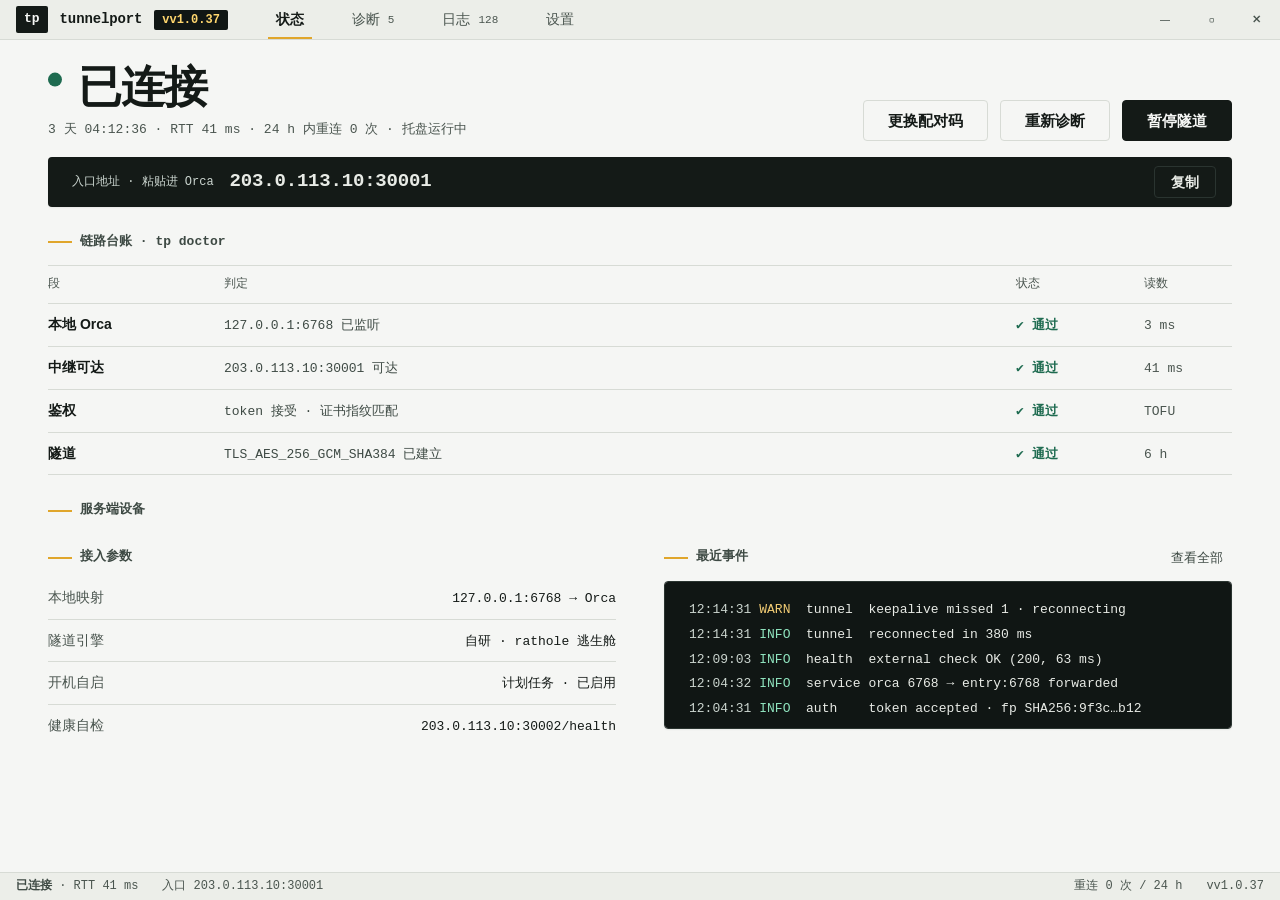
<file: cmd/tp-app/web/index.html>
<!doctype html>
<html lang="zh-CN">
<head>
<meta charset="utf-8">
<meta name="viewport" content="width=device-width, initial-scale=1">
<title>tunnelport · Windows 桌面端</title>
<link rel="stylesheet" href="app.css">
</head>
<body>
<div class="app">

  <!-- ======================================================== titlebar -->
  <div class="titlebar">
    <div class="brand">
      <span class="brand__mark">tp</span>
      <span class="brand__name">tunnelport</span>
      <span class="sticker">vv1.0.37</span>
    </div>

    <nav class="tabs" aria-label="主导航">
      <button class="tab" data-view="status" aria-current="page">状态</button>
      <button class="tab" data-view="doctor">诊断 <span class="tab__n">5</span></button>
      <button class="tab" data-view="logs">日志 <span class="tab__n">128</span></button>
      <button class="tab" data-view="settings">设置</button>
    </nav>

    <div class="winctl">
      <button aria-label="最小化">—</button>
      <button aria-label="最大化">▢</button>
      <button class="winctl__close" aria-label="关闭">✕</button>
    </div>
  </div>

  <!-- ========================================================== views -->
  <div class="views">

    <!-- ------------------------------------------------------ 状态 -->
    <section class="view is-active" id="view-status" aria-label="状态">
      <div class="view__in">
        <header class="page-head">
          <div>
            <h1 class="status-hero"><span class="dot dot--pass" aria-hidden="true"></span>已连接</h1>
            <p class="page-meta">3 天 04:12:36 · RTT 41 ms · 24 h 内重连 0 次 · 托盘运行中</p>
          </div>
          <div class="page-actions">
            <button class="btn btn--ghost" data-act="relink">更换配对码</button>
            <button class="btn btn--ghost" data-goto="doctor">重新诊断</button>
            <button class="btn btn--primary" id="btn-pause">暂停隧道</button>
          </div>
        </header>

        <div class="entry on-dark">
          <span class="entry__k">入口地址 · 粘贴进 Orca</span>
          <span class="entry__v">203.0.113.10:30001</span>
          <span class="entry__actions">
            <button class="btn btn--ghost" data-copy="203.0.113.10:30001">复制</button>
          </span>
        </div>

        <section aria-label="链路台账" style="margin-top: var(--s5)">
          <div class="label">链路台账 · tp doctor</div>
          <div class="ledger">
            <div class="ledger__head">
              <span>段</span><span>判定</span><span>状态</span><span>读数</span>
            </div>
            <div class="lrow">
              <span class="lrow__key">本地 Orca</span>
              <span class="lrow__val">127.0.0.1:6768 已监听</span>
              <span class="lrow__state lrow__state--ok">✔ 通过</span>
              <span class="lrow__meta">3 ms</span>
            </div>
            <div class="lrow">
              <span class="lrow__key">中继可达</span>
              <span class="lrow__val">203.0.113.10:30001 可达</span>
              <span class="lrow__state lrow__state--ok">✔ 通过</span>
              <span class="lrow__meta">41 ms</span>
            </div>
            <div class="lrow">
              <span class="lrow__key">鉴权</span>
              <span class="lrow__val">token 接受 · 证书指纹匹配</span>
              <span class="lrow__state lrow__state--ok">✔ 通过</span>
              <span class="lrow__meta">TOFU</span>
            </div>
            <div class="lrow">
              <span class="lrow__key">隧道</span>
              <span class="lrow__val">TLS_AES_256_GCM_SHA384 已建立</span>
              <span class="lrow__state lrow__state--ok">✔ 通过</span>
              <span class="lrow__meta">6 h</span>
            </div>
          </div>
        </section>

        <section aria-label="连接设备" style="margin-top: var(--s5)">
          <div class="label label--tight">服务端设备</div>
          <div id="devlist"></div>
        </section>

        <div class="grid-2">
          <section aria-label="接入参数">
            <div class="label label--tight">接入参数</div>
            <div class="kv"><span class="kv__k">本地映射</span><span class="kv__v">127.0.0.1:6768 → Orca</span></div>
            <div class="kv"><span class="kv__k">隧道引擎</span><span class="kv__v">自研 · rathole 逃生舱</span></div>
            <div class="kv"><span class="kv__k">开机自启</span><span class="kv__v">计划任务 · 已启用</span></div>
            <div class="kv"><span class="kv__k">健康自检</span><span class="kv__v">203.0.113.10:30002/health</span></div>
          </section>

          <section aria-label="最近事件">
            <div class="label-row">
              <div class="label">最近事件</div>
              <button class="btn btn--quiet" data-goto="logs" style="font-size: 0.8125rem; padding: var(--s1) var(--s2)">查看全部</button>
            </div>
            <div class="term" style="max-height: 148px" role="log">
              <span class="term__line"><span class="term__dim">12:14:31</span> <span class="term__hint">WARN </span> tunnel  keepalive missed 1 · reconnecting</span>
              <span class="term__line"><span class="term__dim">12:14:31</span> <span class="term__ok">INFO </span> tunnel  reconnected in 380 ms</span>
              <span class="term__line"><span class="term__dim">12:09:03</span> <span class="term__ok">INFO </span> health  external check OK (200, 63 ms)</span>
              <span class="term__line"><span class="term__dim">12:04:32</span> <span class="term__ok">INFO </span> service orca 6768 → entry:6768 forwarded</span>
              <span class="term__line"><span class="term__dim">12:04:31</span> <span class="term__ok">INFO </span> auth    token accepted · fp SHA256:9f3c…b12</span>
            </div>
          </section>
        </div>
      </div>
    </section>

    <!-- ------------------------------------------------------ 诊断 -->
    <section class="view" id="view-doctor" aria-label="诊断">
      <div class="view__in">
        <header class="page-head">
          <div>
            <h1 class="page-title">五段诊断</h1>
            <p class="page-meta">上次诊断 12:14 · 耗时 1.8 s · 每段独立判定</p>
          </div>
          <div class="page-actions">
            <button class="btn btn--ghost">复制结果</button>
            <button class="btn btn--primary">重新诊断</button>
          </div>
        </header>

        <div class="band on-dark">
          <div class="doctor-verdict-top">
            <span>tp doctor</span>
            <span>本地 → 中继 → 鉴权 → 隧道 → 外部</span>
          </div>
          <div class="readout" style="margin-top: var(--s3)">
            <div class="readout__row readout__row--ok">
              <span class="readout__mark">✔</span><span class="readout__seg">本地</span>
              <span></span><span class="readout__val">127.0.0.1:6768 已监听 · Orca 在线</span><span class="readout__meta">3 ms</span>
            </div>
            <div class="readout__row readout__row--ok">
              <span class="readout__mark">✔</span><span class="readout__seg">中继</span>
              <span></span><span class="readout__val">203.0.113.10:30001 可达 · 三次握手正常</span><span class="readout__meta">41 ms</span>
            </div>
            <div class="readout__row readout__row--ok">
              <span class="readout__mark">✔</span><span class="readout__seg">鉴权</span>
              <span></span><span class="readout__val">token 接受 · 证书指纹与配对码一致</span><span class="readout__meta">TOFU</span>
            </div>
            <div class="readout__row readout__row--ok">
              <span class="readout__mark">✔</span><span class="readout__seg">隧道</span>
              <span></span><span class="readout__val">TLS 已建立 · 上下行转发中 · 无丢包</span><span class="readout__meta">6 h</span>
            </div>
            <div class="readout__row readout__row--wait">
              <span class="readout__mark">–</span><span class="readout__seg">外部</span>
              <span></span><span class="readout__val">中继健康端点 OK · 待手机端外部验证</span><span class="readout__meta">6769</span>
            </div>
          </div>
          <div class="band__verdict">
            <strong>四段通过，链路可用</strong>
            <span class="band__hint">外部段需手机 4G 打开 <code>203.0.113.10:30002/health</code>，显示 OK 即全链路通畅。</span>
          </div>
        </div>

        <section class="troubles" aria-label="常见处理">
          <div class="label">连不上时的常见处理</div>
          <div class="ledger">
            <div class="lrow">
              <span class="lrow__key">杀软拦截</span>
              <span class="lrow__val">自研引擎无杀软特征；仅 --engine rathole 逃生舱会遇到</span>
              <span class="lrow__state lrow__state--ok">已排除</span>
              <span class="lrow__meta">本机</span>
            </div>
            <div class="lrow">
              <span class="lrow__key">走代理的网络</span>
              <span class="lrow__val">为服务器 IP 添加 DIRECT 直连规则，避免出口绕境</span>
              <span class="lrow__state lrow__state--wait">待配置</span>
              <span class="lrow__meta">检测到</span>
            </div>
            <div class="lrow">
              <span class="lrow__key">服务器 IP 变了</span>
              <span class="lrow__val">家宽需 DDNS；使用 VPS 则不会变，重新配对即可</span>
              <span class="lrow__state lrow__state--ok">未发生</span>
              <span class="lrow__meta">24 h</span>
            </div>
          </div>
        </section>

        <div class="log-foot">
          <span>等价命令 <code>tp doctor</code></span>
          <span>五段独立判定 · 结果仅存于本机</span>
        </div>
      </div>
    </section>

    <!-- ------------------------------------------------------ 日志 -->
    <section class="view" id="view-logs" aria-label="日志">
      <div class="view__in" style="display:flex; flex-direction:column; min-height:100%; padding-bottom: var(--s5)">
        <header class="page-head">
          <div>
            <h1 class="page-title">引擎日志</h1>
            <p class="page-meta">128 行 · 仅存于本机，不上传</p>
          </div>
          <div class="page-actions">
            <button class="btn btn--ghost">清空</button>
            <button class="btn btn--ghost">复制</button>
          </div>
        </header>

        <div class="logbar">
          <div class="seg" role="group" aria-label="日志级别筛选">
            <button aria-pressed="true" data-lv="0">全部</button>
            <button aria-pressed="false" data-lv="1">INFO</button>
            <button aria-pressed="false" data-lv="2">WARN</button>
            <button aria-pressed="false" data-lv="3">ERROR</button>
          </div>
          <input class="field" type="search" placeholder="搜索日志…" aria-label="搜索日志">
          <span class="logbar__spacer"></span>
          <span class="follow">
            跟随最新
            <button class="switch" role="switch" aria-checked="true" aria-label="跟随最新日志"></button>
          </span>
        </div>

        <div class="logterm">
          <div class="term" role="log">
            <span class="term__line"><span class="term__dim">12:14:31.204</span> <span class="term__hint">WARN </span> tunnel  keepalive missed 1 · reconnecting (attempt 1)</span>
            <span class="term__line"><span class="term__dim">12:14:31.584</span> <span class="term__ok">INFO </span> tunnel  reconnected in 380 ms · rtt 41 ms</span>
            <span class="term__line"><span class="term__dim">12:14:31.590</span> <span class="term__ok">INFO </span> service orca 127.0.0.1:6768 → entry:6768 forwarded</span>
            <span class="term__line"><span class="term__dim">12:09:03.117</span> <span class="term__ok">INFO </span> health  external check OK (200, 63 ms) via entry:30124</span>
            <span class="term__line"><span class="term__dim">12:04:32.881</span> <span class="term__ok">INFO </span> tunnel  transport tls established (TLS_AES_256_GCM_SHA384)</span>
            <span class="term__line"><span class="term__dim">12:04:32.845</span> <span class="term__ok">INFO </span> service local listener ready on 127.0.0.1:6768</span>
            <span class="term__line"><span class="term__dim">12:04:31.902</span> <span class="term__ok">INFO </span> auth    token accepted · fingerprint SHA256:9f3c…b12 matched</span>
            <span class="term__line"><span class="term__dim">12:04:31.860</span> <span class="term__ok">INFO </span> tunnel  dial entry 203.0.113.10:30001 ok (41 ms)</span>
            <span class="term__line"><span class="term__dim">12:04:31.812</span> <span class="term__ok">INFO </span> detect  entry host 203.0.113.10 · port base 30123 free</span>
            <span class="term__line"><span class="term__dim">12:04:31.760</span> <span class="term__ok">INFO </span> engine  自研引擎启动 · pid 8124 · autostart=task</span>
            <span class="term__line"><span class="term__dim">12:04:31.744</span> <span class="term__ok">INFO </span> config  loaded from C:\Users\hao\.tunnelport\client.toml</span>
            <span class="term__line"><span class="term__dim">11:58:12.006</span> <span class="term__fail">ERROR</span> tunnel  dial entry timeout after 5000 ms · retrying</span>
            <span class="term__line"><span class="term__dim">11:58:07.001</span> <span class="term__hint">WARN </span> net     route via proxy detected · forcing DIRECT for entry ip</span>
            <span class="term__line"><span class="term__dim">11:52:44.118</span> <span class="term__ok">INFO </span> health  external check OK (200, 58 ms) via entry:30124</span>
            <span class="term__line"><span class="term__dim">11:47:31.902</span> <span class="term__ok">INFO </span> service orca 127.0.0.1:6768 → entry:6768 forwarded</span>
            <span class="term__line"><span class="term__dim">11:44:12.310</span> <span class="term__ok">INFO </span> tunnel  keepalive ok · rtt 41 ms</span>
            <span class="term__line"><span class="term__dim">11:39:03.088</span> <span class="term__ok">INFO </span> health  external check OK (200, 61 ms) via entry:30124</span>
            <span class="term__line"><span class="term__dim">11:36:20.410</span> <span class="term__ok">INFO </span> tunnel  transport tls established (TLS_AES_256_GCM_SHA384)</span>
            <span class="term__line"><span class="term__dim">11:34:52.640</span> <span class="term__hint">WARN </span> net     proxy env detected · DIRECT rule applied for entry ip</span>
          </div>
          <div class="log-foot">
            <span>等价命令 <code>tp logs -f</code></span>
            <span>滚动到底部自动跟随 · Ctrl+F 搜索</span>
          </div>
        </div>
      </div>
    </section>

    <!-- ------------------------------------------------------ 设置 -->
    <section class="view" id="view-settings" aria-label="设置">
      <div class="view__in">
        <header class="page-head">
          <div>
            <h1 class="page-title">设置</h1>
            <p class="page-meta">改动立即生效 · 无账号、无控制面、无埋点</p>
          </div>
        </header>

        <div class="set-group">
          <div class="label">通用</div>
          <div class="srow">
            <span class="srow__key">开机自启</span>
            <span class="srow__desc">Windows 计划任务，登录时自动运行 <code>tp connect</code></span>
            <span class="srow__ctl"><button class="switch" role="switch" aria-checked="true" aria-label="开机自启"></button></span>
          </div>
          <div class="srow">
            <span class="srow__key">桌面快捷方式</span>
            <span class="srow__desc">误删后可在此一键重新创建</span>
            <span class="srow__ctl"><button class="btn" id="btn-shortcut">重新创建</button></span>
          </div>
          <div class="srow">
            <span class="srow__key">最小化到托盘</span>
            <span class="srow__desc">关闭窗口时保持隧道运行，托盘图标显示连接状态</span>
            <span class="srow__ctl"><button class="switch" role="switch" aria-checked="true" aria-label="最小化到托盘"></button></span>
          </div>
        </div>

        <div class="set-group">
          <div class="label">隧道</div>
          <div class="srow">
            <span class="srow__key">端到端加密</span>
            <span class="srow__desc">本地终止 TLS（<code>--tls-terminate</code>），中继只见密文；需手机端接受 <code>https://</code></span>
            <span class="srow__ctl"><button class="switch" role="switch" aria-checked="false" aria-label="端到端加密" disabled title="GUI 暂未开放；命令行用 --tls-terminate"></button></span>
          </div>
          <div class="srow">
            <span class="srow__key">隧道引擎</span>
            <span class="srow__desc">连接中不可更改；rathole 为逃生舱，断开后可切换</span>
            <span class="srow__ctl">
              <span class="seg" role="group" aria-label="隧道引擎">
                <button aria-pressed="true" disabled>自研</button>
                <button aria-pressed="false" disabled>rathole</button>
              </span>
            </span>
          </div>
          <div class="srow">
            <span class="srow__key">本地映射</span>
            <span class="srow__desc">Orca 桌面端监听地址，端口被占时自动提示顺延</span>
            <span class="srow__ctl"><input class="field" value="127.0.0.1:6768" aria-label="本地映射地址"></span>
          </div>
          <div class="srow">
            <span class="srow__key">入口覆盖</span>
            <span class="srow__desc">留空自动检测；代理 / 软路由网络可显式指定（<code>--entry-host</code>），DDNS 域名同此</span>
            <span class="srow__ctl"><input class="field" placeholder="自动检测" aria-label="入口覆盖"></span>
          </div>
        </div>

        <div class="danger-zone">
          <div class="label">配对与安全</div>
          <div class="srow">
            <span class="srow__key">更换配对码</span>
            <span class="srow__desc">配对码失效或换服务器时，重新粘贴新的配对链接</span>
            <span class="srow__ctl"><button class="btn" data-act="relink">重新配对</button></span>
          </div>
          <div class="srow">
            <span class="srow__key">重置配对</span>
            <span class="srow__desc">重新生成 token，所有已配对手机需重新扫码；token 泄露时使用</span>
            <span class="srow__ctl"><button class="btn btn--danger">重置配对码</button></span>
          </div>
          <div class="srow">
            <span class="srow__key">当前指纹</span>
            <span class="srow__desc">仅用于人眼比对，不参与鉴权</span>
            <span class="srow__ctl"><span class="mono" style="font-size: var(--fs-mono); color: var(--ink-2)">SHA256:9f3c…b12</span></span>
          </div>
        </div>

        <div class="set-group">
          <div class="label">关于</div>
          <div class="srow">
            <span class="srow__key">版本与许可</span>
            <span class="srow__desc">隧道引擎自研 · 逃生舱 rathole v0.5.0（固定 tag 自构建）· 源码 MIT 开源 · <a class="linkish" id="repo-link" href="https://github.com/haochan1996/tunnelport">GitHub 仓库</a></span>
            <span class="srow__ctl">
              <span class="mono js-version" style="font-size: var(--fs-mono)">vv1.0.37</span>
              <button class="btn btn--ghost">检查更新</button>
            </span>
          </div>
        </div>
      </div>
    </section>

  </div>

  <!-- ====================================================== statusbar -->
  <div class="statusbar">
    <span><strong>已连接</strong> · RTT 41 ms</span>
    <span>入口 203.0.113.10:30001</span>
    <span class="sb-right">
      <span>重连 0 次 / 24 h</span>
      <span>vv1.0.37</span>
    </span>
  </div>

</div>

<script>
  /* tab switching ------------------------------------------------------- */
  const tabs = document.querySelectorAll(".tab");
  const views = document.querySelectorAll(".view");

  function show(name) {
    tabs.forEach(t => {
      const on = t.dataset.view === name;
      t.setAttribute("aria-current", on ? "page" : "false");
      if (!on) t.removeAttribute("aria-current");
    });
    views.forEach(v => v.classList.toggle("is-active", v.id === "view-" + name));
    const v = document.getElementById("view-" + name);
    if (v) v.scrollTop = 0;
  }

  tabs.forEach(t => t.addEventListener("click", () => show(t.dataset.view)));
  document.querySelectorAll("[data-goto]").forEach(b =>
    b.addEventListener("click", () => show(b.dataset.goto))
  );

  /* deep link: index.html#doctor 或 ?tab=doctor（webview 兼容） ---------- */
  const _qp = new URLSearchParams(location.search);
  const initial = location.hash.replace("#", "") || _qp.get("tab") || "";
  if (initial && document.getElementById("view-" + initial)) show(initial);

  /* switches/seg 由 app.js 统一接管（内联副本曾与之双重翻转抵消，v1.0.34 删除） */

  /* copy buttons --------------------------------------------------------- */
  document.querySelectorAll("[data-copy]").forEach(b => {
    const original = b.textContent;
    b.addEventListener("click", () => {
      if (navigator.clipboard) navigator.clipboard.writeText(b.dataset.copy).catch(() => {});
      b.textContent = "已复制";
      setTimeout(() => { b.textContent = original; }, 1400);
    });
  });

</script>
  <script src="app.js"></script>
</body>
</html>
</file>
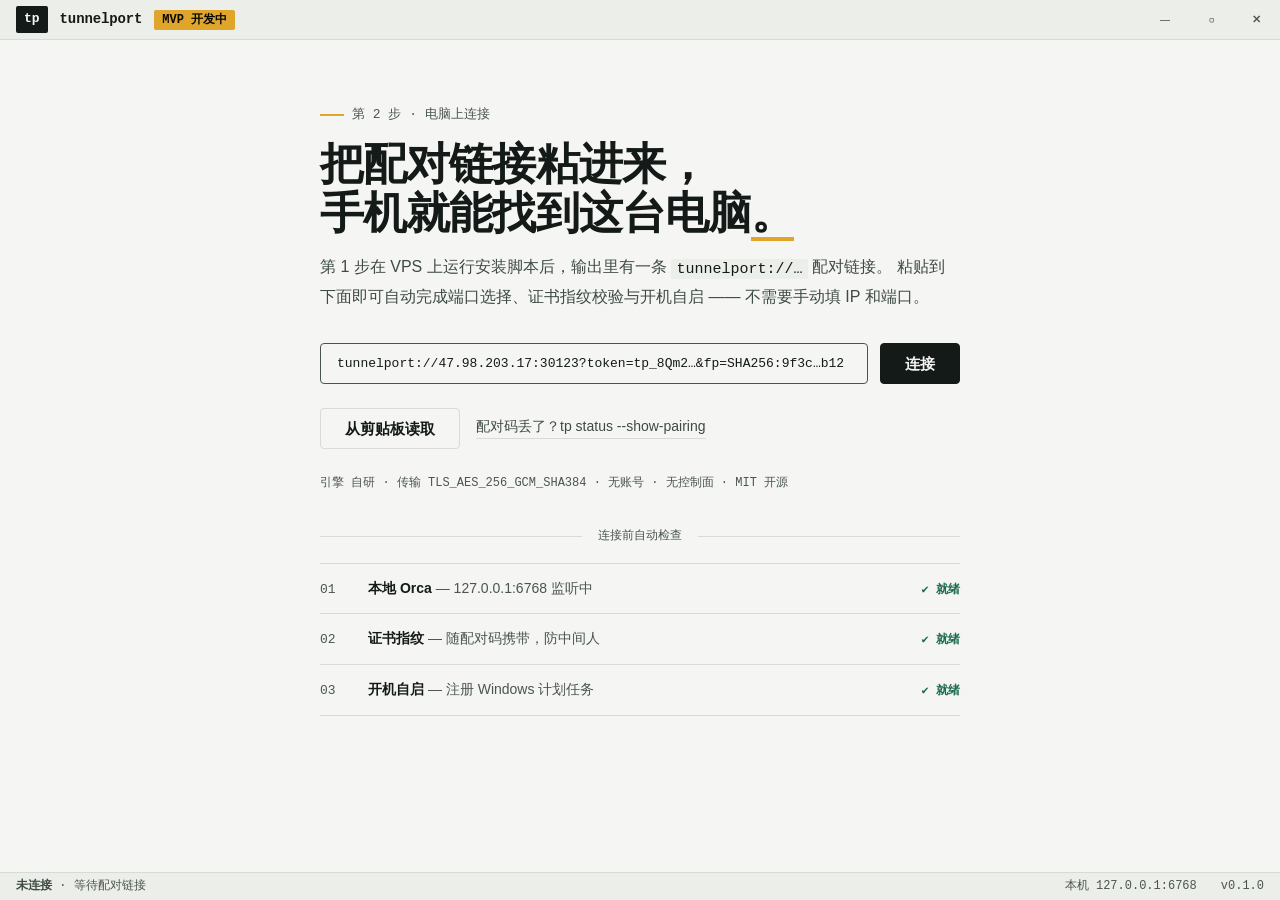
<file: desktop-ui/pairing.html>
<!doctype html>
<html lang="zh-CN">
<head>
<meta charset="utf-8">
<meta name="viewport" content="width=device-width, initial-scale=1">
<title>tunnelport · 首次连接</title>
<link rel="stylesheet" href="app.css">
</head>
<body>
<div class="app">

  <div class="titlebar">
    <div class="brand">
      <span class="brand__mark">tp</span>
      <span class="brand__name">tunnelport</span>
      <span class="sticker">MVP 开发中</span>
    </div>
    <div class="winctl">
      <button aria-label="最小化">—</button>
      <button aria-label="最大化">▢</button>
      <button class="winctl__close" aria-label="关闭">✕</button>
    </div>
  </div>

  <div class="views">
    <section class="view is-active" aria-label="配对">
      <div class="pair">
        <p class="pair__step">第 2 步 · 电脑上连接</p>
        <h1>把配对链接粘进来，<br>手机就能找到这台电脑<span class="accent">。</span></h1>
        <p class="pair__lede">
          第 1 步在 VPS 上运行安装脚本后，输出里有一条 <code>tunnelport://…</code> 配对链接。
          粘贴到下面即可自动完成端口选择、证书指纹校验与开机自启 —— 不需要手动填 IP 和端口。
        </p>

        <div class="paste">
          <input class="field" type="text" readonly
                 value="tunnelport://47.98.203.17:30123?token=tp_8Qm2…&amp;fp=SHA256:9f3c…b12"
                 aria-label="配对链接">
          <button class="btn btn--primary" id="connect">连接</button>
        </div>

        <div class="pair__actions">
          <button class="btn btn--ghost">从剪贴板读取</button>
          <button class="linkish">配对码丢了？tp status --show-pairing</button>
        </div>

        <p class="pair__note">引擎 自研 · 传输 TLS_AES_256_GCM_SHA384 · 无账号 · 无控制面 · MIT 开源</p>

        <div class="divider">连接前自动检查</div>

        <div class="precheck">
          <div class="precheck__row">
            <span class="precheck__n">01</span>
            <span class="precheck__t"><strong>本地 Orca</strong> <span>— 127.0.0.1:6768 监听中</span></span>
            <span class="precheck__s">✔ 就绪</span>
          </div>
          <div class="precheck__row">
            <span class="precheck__n">02</span>
            <span class="precheck__t"><strong>证书指纹</strong> <span>— 随配对码携带，防中间人</span></span>
            <span class="precheck__s">✔ 就绪</span>
          </div>
          <div class="precheck__row">
            <span class="precheck__n">03</span>
            <span class="precheck__t"><strong>开机自启</strong> <span>— 注册 Windows 计划任务</span></span>
            <span class="precheck__s">✔ 就绪</span>
          </div>
        </div>
      </div>
    </section>
  </div>

  <div class="statusbar">
    <span><strong>未连接</strong> · 等待配对链接</span>
    <span class="sb-right">
      <span>本机 127.0.0.1:6768</span>
      <span>v0.1.0</span>
    </span>
  </div>

</div>

<script>
  document.getElementById("connect").addEventListener("click", () => {
    window.location.href = "index.html";
  });
</script>
</body>
</html>
</file>
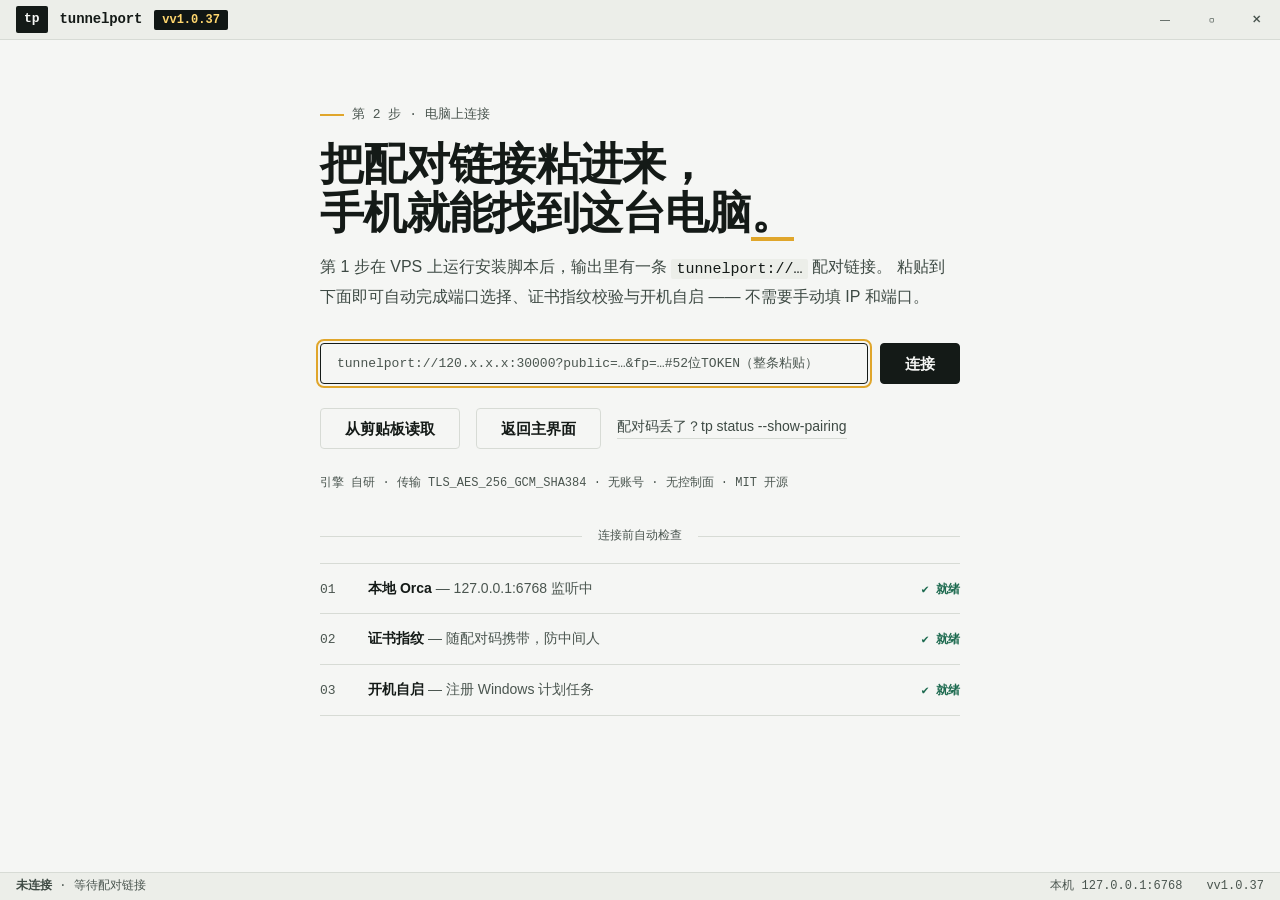
<file: cmd/tp-app/web/pairing.html>
<!doctype html>
<html lang="zh-CN">
<head>
<meta charset="utf-8">
<meta name="viewport" content="width=device-width, initial-scale=1">
<title>tunnelport · 首次连接</title>
<link rel="stylesheet" href="app.css">
</head>
<body>
<div class="app">

  <div class="titlebar">
    <div class="brand">
      <span class="brand__mark">tp</span>
      <span class="brand__name">tunnelport</span>
      <span class="sticker">vv1.0.37</span>
    </div>
    <div class="winctl">
      <button aria-label="最小化">—</button>
      <button aria-label="最大化">▢</button>
      <button class="winctl__close" aria-label="关闭">✕</button>
    </div>
  </div>

  <div class="views">
    <section class="view is-active" aria-label="配对">
      <div class="pair">
        <p class="pair__step">第 2 步 · 电脑上连接</p>
        <h1>把配对链接粘进来，<br>手机就能找到这台电脑<span class="accent">。</span></h1>
        <p class="pair__lede">
          第 1 步在 VPS 上运行安装脚本后，输出里有一条 <code>tunnelport://…</code> 配对链接。
          粘贴到下面即可自动完成端口选择、证书指纹校验与开机自启 —— 不需要手动填 IP 和端口。
        </p>

        <div class="paste">
          <input class="field" type="text" autofocus
                 placeholder="tunnelport://120.x.x.x:30000?public=…&amp;fp=…#52位TOKEN（整条粘贴）"
                 aria-label="配对链接">
          <button class="btn btn--primary" id="connect">连接</button>
        </div>

        <div class="pair__actions">
          <button class="btn btn--ghost" id="paste-clip">从剪贴板读取</button>
          <button class="btn btn--ghost" id="back-home">返回主界面</button>
          <button class="linkish" id="lost-pair">配对码丢了？tp status --show-pairing</button>
        </div>

        <p class="pair__note">引擎 自研 · 传输 TLS_AES_256_GCM_SHA384 · 无账号 · 无控制面 · MIT 开源</p>

        <div class="divider">连接前自动检查</div>

        <div class="precheck">
          <div class="precheck__row">
            <span class="precheck__n">01</span>
            <span class="precheck__t"><strong>本地 Orca</strong> <span>— 127.0.0.1:6768 监听中</span></span>
            <span class="precheck__s">✔ 就绪</span>
          </div>
          <div class="precheck__row">
            <span class="precheck__n">02</span>
            <span class="precheck__t"><strong>证书指纹</strong> <span>— 随配对码携带，防中间人</span></span>
            <span class="precheck__s">✔ 就绪</span>
          </div>
          <div class="precheck__row">
            <span class="precheck__n">03</span>
            <span class="precheck__t"><strong>开机自启</strong> <span>— 注册 Windows 计划任务</span></span>
            <span class="precheck__s">✔ 就绪</span>
          </div>
        </div>
      </div>
    </section>
  </div>

  <div class="statusbar">
    <span><strong>未连接</strong> · 等待配对链接</span>
    <span class="sb-right">
      <span>本机 127.0.0.1:6768</span>
      <span>vv1.0.37</span>
    </span>
  </div>

</div>

<script>
  document.getElementById("connect").addEventListener("click", () => {
    window.location.href = "index.html";
  });
</script>
  <script src="app.js"></script>
</body>
</html>
</file>
<file: desktop-ui/app.css>
/* ==========================================================================
   tunnelport — Windows 桌面端 UI
   Source of truth: /DESIGN.md  (tokens verbatim)
   Zero external resources. No webfonts, no CDN.
   ========================================================================== */

:root {
  /* surfaces */
  --paper: #f5f6f4;
  --paper-2: #eceee9;
  --ink-bg: #101614;
  --ink-bg-2: #1b2320;

  /* text */
  --ink: #141a17;
  --ink-2: #3e4a44;
  --ink-3: #4a554f;
  --on-ink: #e8ebe6;
  --on-ink-2: #cbd5cf;

  /* lines */
  --line: #d7dbd5;
  --line-ink: #2a3430;

  /* brand: sticker only */
  --amber: #e0a62b;
  --amber-d: #f0bc45;
  --on-amber: #0b0800;

  /* semantic: diagnostics readout only */
  --pass: #1e6b50;
  --fail: #b3402a;
  --warn: #8a6a12;
  --pass-d: #8fe3be;
  --fail-d: #ffc2b0;
  --warn-d: #f2cc74;

  /* elevation: named levels only */
  --elev-1: 0 1px 2px rgba(16, 22, 20, 0.06);
  --elev-2: 0 6px 20px -8px rgba(16, 22, 20, 0.18);
  --elev-3: 0 24px 60px -20px rgba(16, 22, 20, 0.28);

  /* type */
  --sans: -apple-system, BlinkMacSystemFont, "Segoe UI", "PingFang SC",
    "Hiragino Sans GB", "Microsoft YaHei", "Source Han Sans SC",
    "Noto Sans CJK SC", sans-serif;
  --mono: ui-monospace, "SF Mono", "Cascadia Mono", Consolas,
    "Liberation Mono", monospace;

  --fs-small: 0.875rem;
  --fs-mono: 0.8125rem;

  /* spacing: 8px grid */
  --s1: 4px;
  --s2: 8px;
  --s3: 12px;
  --s4: 16px;
  --s5: 24px;
  --s6: 32px;
  --s7: 48px;
  --s8: 64px;

  /* shape */
  --r1: 2px;
  --r2: 4px;
  --r3: 8px;

  /* layout */
  --wrap: 1120px;
}

*,
*::before,
*::after {
  box-sizing: border-box;
}

html,
body {
  height: 100%;
}

body {
  margin: 0;
  background: var(--paper);
  color: var(--ink);
  font-family: var(--sans);
  font-size: 1rem;
  line-height: 1.75;
  -webkit-font-smoothing: antialiased;
  overflow: hidden;
}

h1,
h2,
h3,
p,
ul,
ol {
  margin: 0;
}

ul,
ol {
  padding: 0;
  list-style: none;
}

a {
  color: inherit;
  text-decoration: none;
}

code,
pre {
  font-family: var(--mono);
  font-variant-numeric: tabular-nums;
}

::selection {
  background: var(--ink);
  color: var(--paper);
}

/* ============================================================ shell ===== */

.app {
  display: flex;
  flex-direction: column;
  height: 100%;
  min-width: 0;
}

/* ---------------------------------------------------------- titlebar ---- */

.titlebar {
  display: flex;
  align-items: center;
  gap: var(--s5);
  height: 40px;
  flex: none;
  padding-left: var(--s4);
  background: var(--paper-2);
  border-bottom: 1px solid var(--line);
  user-select: none;
}

.brand {
  display: flex;
  align-items: center;
  gap: var(--s3);
  min-width: 0;
  flex: none;
}

.brand__mark {
  font-family: var(--mono);
  font-size: var(--fs-mono);
  font-weight: 700;
  background: var(--ink);
  color: var(--paper);
  padding: 2px var(--s2);
  border-radius: var(--r1);
}

.brand__name {
  font-family: var(--mono);
  font-size: 0.875rem;
  font-weight: 600;
  letter-spacing: -0.01em;
}

.sticker {
  display: inline-flex;
  align-items: center;
  gap: var(--s2);
  font-family: var(--mono);
  font-size: 0.75rem;
  line-height: 1.5;
  font-weight: 700;
  background: var(--amber);
  color: var(--on-amber);
  padding: 1px var(--s2);
  border-radius: var(--r1);
  white-space: nowrap;
  flex: none;
}

/* tabs live in the titlebar (Windows Terminal pattern) */
.tabs {
  display: flex;
  align-self: stretch;
  min-width: 0;
}

.tab {
  position: relative;
  border: 0;
  background: transparent;
  font-family: var(--sans);
  font-size: var(--fs-small);
  font-weight: 500;
  color: var(--ink-3);
  padding: 0 var(--s5);
  cursor: pointer;
  display: flex;
  align-items: center;
  gap: var(--s2);
  transition: color 0.14s ease, background-color 0.14s ease;
}

.tab:hover {
  color: var(--ink);
  background: var(--paper);
}

.tab[aria-current="page"] {
  color: var(--ink);
  font-weight: 600;
}

.tab[aria-current="page"]::after {
  content: "";
  position: absolute;
  left: var(--s4);
  right: var(--s4);
  bottom: 0;
  height: 2px;
  background: var(--amber);
}

.tab:focus-visible {
  outline: 2px solid var(--amber);
  outline-offset: -2px;
}

.tab:disabled {
  color: var(--ink-3);
  cursor: not-allowed;
}

.tab__n {
  font-family: var(--mono);
  font-size: 0.6875rem;
  color: var(--ink-3);
  font-variant-numeric: tabular-nums;
}

.winctl {
  display: flex;
  margin-left: auto;
  align-self: stretch;
  flex: none;
}

.winctl button {
  width: 46px;
  border: 0;
  background: transparent;
  color: var(--ink-2);
  font-size: 10px;
  cursor: pointer;
  display: flex;
  align-items: center;
  justify-content: center;
  transition: background-color 0.14s ease, color 0.14s ease;
}

.winctl button:hover {
  background: var(--paper);
  color: var(--ink);
}

.winctl button:active {
  background: var(--line);
}

.winctl button:focus-visible {
  outline: 2px solid var(--amber);
  outline-offset: -2px;
}

.winctl .winctl__close:hover {
  background: var(--fail);
  color: var(--on-ink);
}

/* ---------------------------------------------------------- statusbar --- */

.statusbar {
  flex: none;
  display: flex;
  align-items: center;
  gap: var(--s5);
  height: 28px;
  padding: 0 var(--s4);
  border-top: 1px solid var(--line);
  background: var(--paper-2);
  font-family: var(--mono);
  font-size: 0.75rem;
  font-variant-numeric: tabular-nums;
  color: var(--ink-3);
  white-space: nowrap;
  overflow: hidden;
}

.statusbar strong {
  color: var(--ink-2);
  font-weight: 600;
}

.statusbar .sb-right {
  margin-left: auto;
  display: flex;
  gap: var(--s5);
}

/* ------------------------------------------------------------ views ----- */

.views {
  flex: 1;
  min-height: 0;
  display: flex;
  flex-direction: column;
}

.view {
  display: none;
  flex: 1;
  min-height: 0;
  overflow: auto;
}

.view.is-active {
  display: block;
}

.view__in {
  max-width: var(--wrap);
  margin: 0 auto;
  padding: var(--s5) var(--s7) var(--s5);
}

/* ======================================================== components ==== */

/* ------------------------------------------------------------ buttons --- */

.btn {
  display: inline-flex;
  align-items: center;
  justify-content: center;
  gap: var(--s2);
  font-family: var(--sans);
  font-size: 0.9375rem;
  font-weight: 600;
  line-height: 1;
  padding: var(--s3) var(--s5);
  border-radius: var(--r2);
  border: 1px solid transparent;
  cursor: pointer;
  transition: background-color 0.16s ease, border-color 0.16s ease,
    color 0.16s ease, transform 0.16s ease;
}

.btn--primary {
  background: var(--ink);
  color: var(--paper);
  border-color: var(--ink);
}

.btn--primary:hover {
  background: var(--ink-2);
  border-color: var(--ink-2);
}

.btn--primary:active {
  transform: translateY(1px);
}

.btn--ghost {
  background: transparent;
  color: var(--ink);
  border-color: var(--line);
}

.btn--ghost:hover {
  border-color: var(--ink-3);
  background: var(--paper-2);
}

.btn--ghost:active {
  transform: translateY(1px);
}

.btn--quiet {
  background: transparent;
  border-color: transparent;
  color: var(--ink-2);
  padding: var(--s2) var(--s3);
  font-weight: 500;
}

.btn--quiet:hover {
  background: var(--paper-2);
  color: var(--ink);
}

.btn--danger {
  background: transparent;
  color: var(--fail);
  border-color: var(--line);
  font-weight: 700;
}

.btn--danger:hover {
  border-color: var(--fail);
  background: var(--paper-2);
}

.btn--danger:active {
  transform: translateY(1px);
}

.btn:focus-visible {
  outline: 2px solid var(--amber);
  outline-offset: 2px;
}

.btn:disabled,
.btn[aria-disabled="true"] {
  background: var(--paper-2);
  color: var(--ink-3);
  border-color: var(--line);
  cursor: not-allowed;
  transform: none;
}

/* buttons on dark surfaces */
.on-dark .btn--ghost {
  border-color: var(--line-ink);
  color: var(--on-ink);
}

.on-dark .btn--ghost:hover {
  background: var(--ink-bg-2);
  border-color: var(--on-ink-2);
}

.on-dark .btn--quiet {
  color: var(--on-ink-2);
}

.on-dark .btn--quiet:hover {
  background: var(--ink-bg-2);
  color: var(--on-ink);
}

a:focus-visible,
[tabindex]:focus-visible {
  outline: 2px solid var(--amber);
  outline-offset: 2px;
  border-radius: var(--r1);
}

/* -------------------------------------------------------------- label --- */

.label {
  display: flex;
  align-items: center;
  gap: var(--s2);
  font-family: var(--mono);
  font-size: var(--fs-mono);
  font-weight: 700;
  color: var(--ink-2);
  margin-bottom: var(--s3);
}

.label::before {
  content: "";
  width: var(--s5);
  height: 2px;
  background: var(--amber);
  flex: none;
}

.label--tight {
  margin-bottom: var(--s2);
}

/* ------------------------------------------------------------ status ---- */

.dot {
  display: inline-block;
  width: 7px;
  height: 7px;
  border-radius: 50%;
  flex: none;
}

.dot--pass {
  background: var(--pass);
}

.dot--wait {
  background: var(--amber);
}

.mono {
  font-family: var(--mono);
  font-variant-numeric: tabular-nums;
}

/* ---------------------------------------------------------- entry bar --- */

.entry {
  display: flex;
  align-items: center;
  gap: var(--s4);
  background: var(--ink);
  color: var(--on-ink);
  border-radius: var(--r2);
  padding: var(--s2) var(--s4) var(--s2) var(--s5);
  box-shadow: var(--elev-1);
}

.entry__k {
  font-family: var(--mono);
  font-size: 0.75rem;
  color: var(--on-ink-2);
  flex: none;
}

.entry__v {
  font-family: var(--mono);
  font-size: 1.1875rem;
  font-weight: 600;
  letter-spacing: -0.01em;
  font-variant-numeric: tabular-nums;
  flex: 1;
  min-width: 0;
  overflow: hidden;
  text-overflow: ellipsis;
  white-space: nowrap;
}

.entry__actions {
  display: flex;
  gap: var(--s2);
  flex: none;
}

.entry .btn {
  font-size: var(--fs-small);
  padding: var(--s2) var(--s4);
}

/* ------------------------------------------------------------- ledger --- */

.ledger {
  border-top: 1px solid var(--line);
}

.ledger__head,
.lrow {
  display: grid;
  grid-template-columns: 9.5rem minmax(0, 1.6fr) 6.5rem 5.5rem;
  gap: var(--s5);
  align-items: baseline;
}

.ledger__head {
  font-family: var(--mono);
  font-size: 0.75rem;
  color: var(--ink-3);
  padding: var(--s2) 0;
  border-bottom: 1px solid var(--line);
}

.lrow {
  padding: var(--s2) 0;
  border-bottom: 1px solid var(--line);
  transition: background-color 0.14s ease;
}

.lrow:hover {
  background: var(--paper-2);
}

.lrow__key {
  font-size: var(--fs-small);
  font-weight: 600;
}

.lrow__val {
  font-family: var(--mono);
  font-size: var(--fs-mono);
  font-variant-numeric: tabular-nums;
  color: var(--ink-2);
  min-width: 0;
  overflow: hidden;
  text-overflow: ellipsis;
  white-space: nowrap;
}

.lrow__state {
  font-family: var(--mono);
  font-size: var(--fs-mono);
  font-weight: 700;
}

.lrow__state--ok {
  color: var(--pass);
}

.lrow__state--wait {
  color: var(--warn);
}

.lrow__meta {
  font-family: var(--mono);
  font-size: var(--fs-mono);
  color: var(--ink-3);
  font-variant-numeric: tabular-nums;
  text-align: right;
}

/* settings rows: key | description | control */
.srow {
  display: grid;
  grid-template-columns: 11rem minmax(0, 1fr) auto;
  gap: var(--s5);
  align-items: center;
  padding: var(--s3) 0;
  border-bottom: 1px solid var(--line);
}

.srow__key {
  font-size: var(--fs-small);
  font-weight: 600;
}

.srow__desc {
  font-size: var(--fs-small);
  color: var(--ink-3);
  line-height: 1.6;
  min-width: 0;
}

.srow__desc code {
  font-size: 0.9375em;
  background: var(--paper-2);
  padding: 0.05em 0.3em;
  border-radius: var(--r1);
  color: var(--ink-2);
}

.srow__ctl {
  display: flex;
  align-items: center;
  gap: var(--s3);
  flex: none;
}

/* kv pairs (compact) */
.kv {
  display: flex;
  justify-content: space-between;
  gap: var(--s4);
  padding: var(--s2) 0;
  border-bottom: 1px solid var(--line);
  font-size: var(--fs-small);
  align-items: baseline;
}

.kv:last-child {
  border-bottom: 0;
}

.kv__k {
  color: var(--ink-3);
  flex: none;
}

.kv__v {
  font-family: var(--mono);
  font-size: var(--fs-mono);
  font-variant-numeric: tabular-nums;
  color: var(--ink);
  min-width: 0;
  overflow: hidden;
  text-overflow: ellipsis;
  white-space: nowrap;
}

/* ------------------------------------------------------------- readout -- */

.readout {
  font-family: var(--mono);
  font-size: var(--fs-mono);
  line-height: 1.9;
  font-variant-numeric: tabular-nums;
  color: var(--on-ink-2);
}

.readout__row {
  display: grid;
  grid-template-columns: 1.25rem 4.5rem 1.25rem minmax(0, 1fr) auto;
  gap: var(--s2);
  align-items: baseline;
  padding: var(--s1) 0;
}

.readout__mark {
  font-weight: 700;
}

.readout__row--ok .readout__mark {
  color: var(--pass-d);
}

.readout__row--fail .readout__mark {
  color: var(--fail-d);
}

.readout__row--wait .readout__mark {
  color: var(--warn-d);
}

.readout__seg {
  color: var(--on-ink);
  font-weight: 700;
}

.readout__val {
  color: var(--on-ink);
  white-space: nowrap;
  overflow: hidden;
  text-overflow: ellipsis;
}

.readout__meta {
  color: var(--on-ink-2);
  white-space: nowrap;
}

/* light variant (paper) */
.readout--paper {
  color: var(--ink-3);
}

.readout--paper .readout__seg,
.readout--paper .readout__val {
  color: var(--ink-2);
}

.readout--paper .readout__row--ok .readout__mark {
  color: var(--pass);
}

.readout--paper .readout__row--fail .readout__mark {
  color: var(--fail);
}

.readout--paper .readout__row--wait .readout__mark {
  color: var(--warn);
}

/* --------------------------------------------------------- dark band ---- */

.band {
  background: var(--ink-bg);
  color: var(--on-ink);
  border-radius: var(--r2);
  padding: var(--s6);
  box-shadow: var(--elev-2);
}

.band__verdict {
  display: flex;
  align-items: baseline;
  gap: var(--s3);
  margin-top: var(--s4);
  padding-top: var(--s4);
  border-top: 1px solid var(--line-ink);
  font-family: var(--mono);
  font-size: var(--fs-mono);
  font-variant-numeric: tabular-nums;
}

.band__verdict strong {
  color: var(--on-ink);
  font-weight: 600;
}

.band__hint {
  color: var(--warn-d);
  line-height: 1.8;
}

.band__hint code {
  background: var(--ink-bg-2);
  padding: 0.05em 0.3em;
  border-radius: var(--r1);
}

/* ------------------------------------------------------------- terminal - */

.term {
  background: var(--ink-bg);
  color: var(--on-ink);
  border: 1px solid var(--line-ink);
  border-radius: var(--r2);
  padding: var(--s4) var(--s5);
  overflow: auto;
  font-family: var(--mono);
  font-size: var(--fs-mono);
  line-height: 1.9;
  font-variant-numeric: tabular-nums;
  box-shadow: var(--elev-1);
}

.term__line {
  display: block;
  white-space: pre;
}

.term__dim {
  color: var(--on-ink-2);
}

.term__ok {
  color: var(--pass-d);
}

.term__fail {
  color: var(--fail-d);
}

.term__hint {
  color: var(--warn-d);
}

/* ------------------------------------------------------------ controls -- */

.switch {
  position: relative;
  display: inline-flex;
  align-items: center;
  width: 40px;
  height: 22px;
  flex: none;
  border: 1px solid var(--ink-3);
  border-radius: 11px;
  background: var(--paper-2);
  cursor: pointer;
  padding: 0;
  transition: background-color 0.16s ease, border-color 0.16s ease;
}

.switch::after {
  content: "";
  position: absolute;
  top: 2px;
  left: 2px;
  width: 16px;
  height: 16px;
  border-radius: 50%;
  background: var(--ink-2);
  transition: transform 0.16s ease, background-color 0.16s ease;
}

.switch[aria-checked="true"] {
  background: var(--ink);
  border-color: var(--ink);
}

.switch[aria-checked="true"]::after {
  transform: translateX(18px);
  background: var(--paper);
}

.switch:hover {
  border-color: var(--ink);
}

.switch:focus-visible {
  outline: 2px solid var(--amber);
  outline-offset: 2px;
}

.switch:disabled {
  opacity: 0.45;
  cursor: not-allowed;
}

.seg {
  display: inline-flex;
  border: 1px solid var(--line);
  border-radius: var(--r2);
  overflow: hidden;
  background: var(--paper);
}

.seg button {
  border: 0;
  background: transparent;
  font-family: var(--sans);
  font-size: var(--fs-small);
  font-weight: 500;
  color: var(--ink-2);
  padding: var(--s2) var(--s4);
  cursor: pointer;
  transition: background-color 0.14s ease, color 0.14s ease;
}

.seg button + button {
  border-left: 1px solid var(--line);
}

.seg button:hover {
  background: var(--paper-2);
  color: var(--ink);
}

.seg button[aria-pressed="true"] {
  background: var(--ink);
  color: var(--paper);
  font-weight: 600;
}

.seg button:focus-visible {
  outline: 2px solid var(--amber);
  outline-offset: -2px;
}

.seg button:disabled {
  color: var(--ink-3);
  cursor: not-allowed;
  background: var(--paper-2);
}

.field {
  font-family: var(--mono);
  font-size: var(--fs-mono);
  color: var(--ink);
  background: var(--paper);
  border: 1px solid var(--ink-3);
  border-radius: var(--r2);
  padding: var(--s2) var(--s3);
  width: 15rem;
  transition: border-color 0.14s ease;
}

.field::placeholder {
  color: var(--ink-3);
}

.field:hover {
  border-color: var(--ink);
}

.field:focus {
  outline: 2px solid var(--amber);
  outline-offset: 2px;
  border-color: var(--ink);
}

.field:disabled {
  color: var(--ink-3);
  background: var(--paper-2);
  cursor: not-allowed;
}

.copy {
  border: 0;
  background: transparent;
  color: var(--ink-3);
  font-family: var(--mono);
  font-size: 0.75rem;
  cursor: pointer;
  padding: 2px var(--s2);
  border-radius: var(--r1);
  transition: background-color 0.14s ease, color 0.14s ease;
}

.copy:hover {
  background: var(--paper-2);
  color: var(--ink);
}

.copy:focus-visible {
  outline: 2px solid var(--amber);
  outline-offset: 1px;
}

.copy:disabled {
  color: var(--ink-3);
  cursor: not-allowed;
}

.linkish {
  font-family: var(--sans);
  font-size: var(--fs-small);
  color: var(--ink-2);
  background: none;
  border: 0;
  border-bottom: 1px solid var(--line);
  padding: 0 0 2px;
  cursor: pointer;
}

.linkish:hover {
  color: var(--ink);
  border-color: var(--ink-3);
}

.linkish:focus-visible {
  outline: 2px solid var(--amber);
  outline-offset: 2px;
}

.linkish:disabled {
  color: var(--ink-3);
  cursor: not-allowed;
}

/* ============================================================ views ===== */

/* ---------------------------------------------------------- status ------ */

.page-head {
  display: flex;
  align-items: flex-end;
  justify-content: space-between;
  gap: var(--s5);
  margin-bottom: var(--s4);
}

.page-title {
  font-size: 1.75rem;
  line-height: 1.15;
  font-weight: 800;
  letter-spacing: -0.02em;
  display: flex;
  align-items: baseline;
  gap: var(--s3);
}

.page-title .dot {
  transform: translateY(-0.35em);
}

.page-meta {
  font-family: var(--mono);
  font-size: var(--fs-mono);
  color: var(--ink-3);
  font-variant-numeric: tabular-nums;
  margin-top: var(--s2);
}

.page-actions {
  display: flex;
  gap: var(--s3);
  flex: none;
}

.status-hero {
  font-size: clamp(2.25rem, 3.5vw, 2.75rem);
  line-height: 1.06;
  font-weight: 800;
  letter-spacing: -0.02em;
  display: flex;
  align-items: baseline;
  gap: var(--s4);
}

.status-hero .dot {
  transform: translateY(-0.5em);
}

.grid-2 {
  display: grid;
  grid-template-columns: minmax(0, 1fr) minmax(0, 1fr);
  gap: var(--s7);
  margin-top: var(--s5);
  align-items: start;
}

.label-row {
  display: flex;
  align-items: center;
  justify-content: space-between;
  gap: var(--s4);
  margin-bottom: var(--s3);
}

.label-row .label {
  margin-bottom: 0;
}

/* ---------------------------------------------------------- doctor ------ */

.doctor-verdict-top {
  display: flex;
  align-items: baseline;
  gap: var(--s3);
  font-family: var(--mono);
  font-size: var(--fs-mono);
  color: var(--on-ink-2);
}

.troubles {
  margin-top: var(--s7);
}

/* 诊断页：多余高度在深色带与常见处理、脚注之间均分，避免大视口底部堆空白 */
#view-doctor.view.is-active {
  display: flex;
  flex-direction: column;
}

#view-doctor .view__in {
  flex: 1;
  display: flex;
  flex-direction: column;
}

#view-doctor .troubles {
  margin-top: auto;
}

#view-doctor .log-foot {
  margin-top: auto;
}

/* ----------------------------------------------------------- logs ------- */

.logbar {
  display: flex;
  align-items: center;
  gap: var(--s3);
  margin-bottom: var(--s4);
}

.logbar .field {
  flex: 1 1 auto;
  min-width: 12rem;
  max-width: 26rem;
  width: auto;
}

.logbar__spacer {
  flex: 1;
}

.follow {
  display: inline-flex;
  align-items: center;
  gap: var(--s2);
  font-family: var(--mono);
  font-size: 0.75rem;
  color: var(--ink-3);
}

.logterm {
  flex: 1;
  min-height: 0;
  display: flex;
  flex-direction: column;
}

.logterm .term {
  flex: 1;
  min-height: 340px;
}

.log-foot {
  display: flex;
  justify-content: space-between;
  gap: var(--s5);
  margin-top: var(--s3);
  font-family: var(--mono);
  font-size: 0.75rem;
  color: var(--ink-3);
  font-variant-numeric: tabular-nums;
}

.log-foot code {
  background: var(--paper-2);
  padding: 0.05em 0.35em;
  border-radius: var(--r1);
  color: var(--ink-2);
}

/* --------------------------------------------------------- settings ----- */

.set-group + .set-group,
.danger-zone + .set-group {
  margin-top: var(--s4);
}

.danger-zone {
  margin-top: var(--s4);
}

#view-settings .srow {
  padding: var(--s2) 0;
}

#view-settings .label {
  margin-bottom: var(--s2);
}

/* ---------------------------------------------------------- pairing ----- */

.pair {
  max-width: 46rem;
  margin: 0 auto;
  padding: var(--s8) var(--s7) var(--s7);
}

.pair__step {
  display: flex;
  align-items: center;
  gap: var(--s2);
  font-family: var(--mono);
  font-size: var(--fs-mono);
  color: var(--ink-3);
  margin-bottom: var(--s3);
}

.pair__step::before {
  content: "";
  width: var(--s5);
  height: 2px;
  background: var(--amber);
}

.pair h1 {
  font-size: clamp(2rem, 4vw, 2.75rem);
  line-height: 1.12;
  font-weight: 800;
  letter-spacing: -0.02em;
  text-wrap: balance;
}

.pair h1 .accent {
  border-bottom: 4px solid var(--amber);
}

.pair__lede {
  font-size: 1rem;
  line-height: 1.75;
  color: var(--ink-2);
  margin-top: var(--s4);
}

.pair__lede code {
  font-size: 0.9375em;
  background: var(--paper-2);
  padding: 0.1em 0.35em;
  border-radius: var(--r1);
  color: var(--ink);
}

.paste {
  display: flex;
  gap: var(--s3);
  margin-top: var(--s6);
}

.paste .field {
  flex: 1;
  min-width: 0;
  width: auto;
  font-size: var(--fs-mono);
  padding: var(--s3) var(--s4);
}

.pair__actions {
  display: flex;
  align-items: center;
  gap: var(--s4);
  margin-top: var(--s5);
  flex-wrap: wrap;
}

.pair__note {
  font-family: var(--mono);
  font-size: 0.75rem;
  color: var(--ink-3);
  font-variant-numeric: tabular-nums;
  margin-top: var(--s5);
}

.divider {
  display: flex;
  align-items: center;
  gap: var(--s4);
  margin: var(--s6) 0 var(--s4);
  color: var(--ink-3);
  font-family: var(--mono);
  font-size: 0.75rem;
}

.divider::before,
.divider::after {
  content: "";
  height: 1px;
  background: var(--line);
  flex: 1;
}

.precheck {
  border-top: 1px solid var(--line);
}

.precheck__row {
  display: grid;
  grid-template-columns: 2rem minmax(0, 1fr) auto;
  gap: var(--s4);
  align-items: baseline;
  padding: var(--s3) 0;
  border-bottom: 1px solid var(--line);
}

.precheck__n {
  font-family: var(--mono);
  font-size: var(--fs-mono);
  color: var(--ink-3);
}

.precheck__t {
  font-size: var(--fs-small);
}

.precheck__t strong {
  font-weight: 600;
}

.precheck__t span {
  color: var(--ink-3);
}

.precheck__s {
  font-family: var(--mono);
  font-size: 0.75rem;
  font-weight: 700;
  color: var(--pass);
}

/* ------------------------------------------------------------ modal ----- */

.overlay {
  position: fixed;
  inset: 0;
  background: rgba(16, 22, 20, 0.42);
  display: none;
  align-items: center;
  justify-content: center;
}

.overlay.is-open {
  display: flex;
}

.modal {
  background: var(--paper);
  border: 1px solid var(--line);
  border-radius: var(--r3);
  box-shadow: var(--elev-3);
  padding: var(--s6);
  width: 400px;
  text-align: center;
}

.modal h3 {
  font-size: 1.125rem;
  font-weight: 700;
  letter-spacing: -0.01em;
}

.modal__qr {
  width: 200px;
  height: 200px;
  margin: var(--s5) auto var(--s4);
  display: block;
}

.modal__addr {
  font-family: var(--mono);
  font-size: 1rem;
  font-weight: 600;
  font-variant-numeric: tabular-nums;
  background: var(--paper-2);
  border-radius: var(--r2);
  padding: var(--s2) var(--s3);
}

.modal__note {
  font-size: var(--fs-small);
  color: var(--ink-3);
  margin-top: var(--s3);
  line-height: 1.7;
}

.modal__actions {
  display: flex;
  gap: var(--s3);
  justify-content: center;
  margin-top: var(--s5);
}

/* ======================================================= responsive ===== */

@media (max-width: 1080px) {
  .view__in {
    padding: var(--s5) var(--s5) var(--s6);
  }

  .grid-2 {
    grid-template-columns: minmax(0, 1fr);
    gap: var(--s6);
  }

  .ledger__head,
  .lrow {
    grid-template-columns: 8rem minmax(0, 1fr) 5.5rem;
  }

  .ledger__head span:last-child,
  .lrow__meta {
    display: none;
  }

  .srow {
    grid-template-columns: minmax(0, 1fr) auto;
    gap: var(--s3) var(--s4);
  }

  .srow__desc {
    grid-column: 1 / -1;
    grid-row: 2;
  }

  .tab {
    padding: 0 var(--s4);
  }
}

@media (prefers-reduced-motion: reduce) {
  *,
  *::before,
  *::after {
    animation-duration: 0.001ms !important;
    transition-duration: 0.001ms !important;
  }
}
</file>
<file: site/style.css>
/* ==========================================================================
   tunnelport — design system implementation
   Source of truth: /DESIGN.md
   Zero external resources. No webfonts, no CDN.
   ========================================================================== */

:root {
  /* surfaces */
  --paper: #f5f6f4;
  --paper-2: #eceee9;
  --ink-bg: #101614;
  --ink-bg-2: #1b2320;

  /* text */
  --ink: #141a17;
  --ink-2: #3e4a44;
  --ink-3: #4a554f;
  --on-ink: #e8ebe6;
  --on-ink-2: #cbd5cf;

  /* lines */
  --line: #d7dbd5;
  --line-ink: #2a3430;

  /* brand: sticker only */
  --amber: #e0a62b;
  --amber-d: #f0bc45;
  --on-amber: #0b0800;

  /* semantic: diagnostics readout only */
  --pass: #1e6b50;
  --fail: #b3402a;
  --warn: #8a6a12;
  --pass-d: #8fe3be;
  --fail-d: #ffc2b0;
  --warn-d: #f2cc74;

  /* elevation */
  --elev-1: 0 1px 2px rgba(16, 22, 20, 0.06);
  --elev-2: 0 6px 20px -8px rgba(16, 22, 20, 0.18);
  --elev-3: 0 24px 60px -20px rgba(16, 22, 20, 0.28);

  /* type */
  --sans: -apple-system, BlinkMacSystemFont, "Segoe UI", "PingFang SC",
    "Hiragino Sans GB", "Microsoft YaHei", "Source Han Sans SC",
    "Noto Sans CJK SC", sans-serif;
  --mono: ui-monospace, "SF Mono", "Cascadia Mono", Consolas,
    "Liberation Mono", monospace;

  --fs-display: clamp(2.5rem, 6vw, 4.5rem);
  --fs-h2: 2rem;
  --fs-h3: 1.25rem;
  --fs-body: 1.0625rem;
  --fs-small: 0.875rem;
  --fs-mono: 0.8125rem;

  /* spacing: 8px grid */
  --s1: 4px;
  --s2: 8px;
  --s3: 12px;
  --s4: 16px;
  --s5: 24px;
  --s6: 32px;
  --s7: 48px;
  --s8: 64px;
  --s9: 96px;
  --s10: 128px;

  /* shape */
  --r1: 2px;
  --r2: 4px;

  /* layout */
  --wrap: 1120px;
}

/* --------------------------------------------------------------- reset --- */

*,
*::before,
*::after {
  box-sizing: border-box;
}

html {
  -webkit-text-size-adjust: 100%;
  scroll-behavior: smooth;
}

body {
  margin: 0;
  background: var(--paper);
  color: var(--ink);
  font-family: var(--sans);
  font-size: var(--fs-body);
  line-height: 1.75;
  font-feature-settings: "kern" 1;
  -webkit-font-smoothing: antialiased;
  overflow-x: hidden;
}

h1,
h2,
h3,
p,
ul,
ol,
figure {
  margin: 0;
}

ul,
ol {
  padding: 0;
  list-style: none;
}

a {
  color: inherit;
  text-decoration: none;
}

code,
pre,
kbd {
  font-family: var(--mono);
  font-variant-numeric: tabular-nums;
}

::selection {
  background: var(--amber);
  color: var(--on-amber);
}

/* ------------------------------------------------------------- layout --- */

.wrap {
  width: 100%;
  max-width: var(--wrap);
  margin: 0 auto;
  padding: 0 var(--s5);
}

.skip {
  position: absolute;
  left: -9999px;
  top: 0;
  background: var(--ink);
  color: var(--paper);
  padding: var(--s3) var(--s4);
  z-index: 99;
}

.skip:focus {
  left: var(--s4);
  top: var(--s4);
}

/* -------------------------------------------------------------- types --- */

.label {
  display: flex;
  align-items: center;
  gap: var(--s2);
  font-family: var(--mono);
  font-size: var(--fs-mono);
  letter-spacing: 0;
  color: var(--ink-3);
  margin-bottom: var(--s5);
}

.label::before {
  content: "";
  width: var(--s5);
  height: 2px;
  background: var(--amber);
  flex: none;
}

h1 {
  font-size: var(--fs-display);
  line-height: 1.06;
  font-weight: 800;
  letter-spacing: -0.02em;
  text-wrap: balance;
}

h2 {
  font-size: var(--fs-h2);
  line-height: 1.25;
  font-weight: 700;
  letter-spacing: -0.01em;
  margin-bottom: var(--s5);
}

h3 {
  font-size: var(--fs-h3);
  line-height: 1.4;
  font-weight: 600;
  margin-bottom: var(--s2);
}

.lede {
  font-size: 1.1875rem;
  line-height: 1.7;
  color: var(--ink-2);
  max-width: 34em;
  margin-top: var(--s5);
}

.lede code,
.faq code,
.prose code {
  font-size: 0.9375em;
  background: var(--paper-2);
  padding: 0.1em 0.35em;
  border-radius: var(--r1);
  color: var(--ink);
}

.note {
  font-family: var(--mono);
  font-size: var(--fs-mono);
  color: var(--ink-3);
  margin-top: var(--s4);
}

/* -------------------------------------------------------------- header --- */

.top {
  position: sticky;
  top: 0;
  z-index: 20;
  background: var(--paper);
  border-bottom: 1px solid var(--line);
  box-shadow: var(--elev-1);
}

.top__in {
  display: flex;
  align-items: center;
  justify-content: space-between;
  gap: var(--s5);
  height: 64px;
}

.brand {
  display: flex;
  align-items: center;
  gap: var(--s3);
  min-width: 0;
}

.brand__mark {
  font-family: var(--mono);
  font-size: var(--fs-mono);
  font-weight: 700;
  letter-spacing: 0.02em;
  background: var(--ink);
  color: var(--paper);
  padding: 3px var(--s2);
  border-radius: var(--r1);
  flex: none;
}

.brand__name {
  font-family: var(--mono);
  font-size: 0.9375rem;
  font-weight: 600;
  letter-spacing: -0.01em;
}

.sticker {
  display: inline-flex;
  align-items: center;
  gap: var(--s2);
  font-family: var(--mono);
  font-size: 0.75rem;
  line-height: 1.5;
  font-weight: 600;
  background: var(--paper-2);
  color: var(--ink);
  padding: 1px var(--s2);
  border-radius: var(--r1);
  white-space: nowrap;
  flex: none;
}

/* 圆形灯：非信息载体，纯标记；文字才是信息 */
.sticker::before {
  content: "";
  width: 3px;
  height: 10px;
  border-radius: 1px;
  background: var(--amber);
  flex: none;
}

.top__nav {
  display: flex;
  align-items: center;
  gap: var(--s5);
  font-size: var(--fs-small);
  color: var(--ink-2);
  flex: none;
}

.top__nav a {
  padding: var(--s1) 0;
}

.top__nav a:hover {
  color: var(--ink);
}

.top__nav .btn {
  margin-left: var(--s2);
}

/* --------------------------------------------------------------- hero --- */

.hero {
  padding: var(--s9) 0 var(--s8);
  overflow: hidden;
}

.hero__grid {
  display: grid;
  grid-template-columns: minmax(0, 1.02fr) minmax(0, 0.98fr);
  gap: var(--s7);
  align-items: center;
}

.cta {
  display: flex;
  flex-wrap: wrap;
  align-items: center;
  gap: var(--s3);
  margin-top: var(--s6);
}

/* ------------------------------------------------------------- button ---- */

.btn {
  display: inline-flex;
  align-items: center;
  justify-content: center;
  gap: var(--s2);
  font-family: var(--sans);
  font-size: 0.9375rem;
  font-weight: 600;
  line-height: 1;
  padding: var(--s3) var(--s5);
  border-radius: var(--r2);
  border: 1px solid transparent;
  cursor: pointer;
  transition: background-color 0.16s ease, border-color 0.16s ease,
    color 0.16s ease, transform 0.16s ease;
}

.btn--primary {
  background: var(--ink);
  color: var(--paper);
  border-color: var(--ink);
}

.btn--primary:hover {
  background: var(--ink-2);
  border-color: var(--ink-2);
}

.btn--primary:active {
  transform: translateY(1px);
}

.btn--ghost {
  background: transparent;
  color: var(--ink);
  border-color: var(--line);
}

.btn--ghost:hover {
  border-color: var(--ink-3);
  background: var(--paper-2);
}

.btn--ghost:active {
  transform: translateY(1px);
}

.btn:focus-visible {
  outline: 2px solid var(--amber);
  outline-offset: 2px;
}

.btn:disabled,
.btn[aria-disabled="true"] {
  background: var(--paper-2);
  color: var(--ink-3);
  border-color: var(--line);
  cursor: not-allowed;
  transform: none;
}

a:focus-visible {
  outline: 2px solid var(--amber);
  outline-offset: 3px;
  border-radius: var(--r1);
}

/* ---------------------------------------------------------- readout ----- */

.readout {
  font-family: var(--mono);
  font-size: var(--fs-mono);
  line-height: 1.9;
  font-variant-numeric: tabular-nums;
  color: var(--ink-3);
  display: grid;
  gap: 2px;
  transform: translateX(6%);
  min-width: 0;
}

.readout__row {
  display: grid;
  grid-template-columns: 1.25rem 6.5rem 1.5rem minmax(0, 1fr);
  gap: var(--s2);
  align-items: baseline;
  padding: var(--s1) 0;
}

.readout__seg {
  color: var(--ink-2);
  font-weight: 700;
}

.readout__name {
  color: var(--ink-2);
}

.readout__val {
  white-space: nowrap;
  overflow: hidden;
  text-overflow: ellipsis;
}

.readout__row--ok .readout__mark,
.readout__row--fail .readout__mark,
.readout__row--skip .readout__mark {
  color: var(--ink-2);
}

/* --------------------------------------------------------- promises ----- */

.promises {
  padding: var(--s8) 0;
  border-top: 1px solid var(--line);
}

.rows {
  border-top: 1px solid var(--line);
}

.row {
  display: grid;
  grid-template-columns: 3.5rem 13rem minmax(0, 1fr);
  gap: var(--s5);
  align-items: baseline;
  padding: var(--s5) 0;
  border-bottom: 1px solid var(--line);
}

.row__idx {
  font-family: var(--mono);
  font-size: var(--fs-mono);
  color: var(--ink-3);
}

.row__key {
  font-weight: 600;
  font-size: 1.0625rem;
}

.row__val {
  color: var(--ink-2);
}

/* --------------------------------------------------------- section ------ */

.section {
  padding: var(--s8) 0;
}

.section--tight {
  padding: var(--s7) 0 var(--s8);
}

.intro {
  max-width: 46rem;
  color: var(--ink-2);
  margin-bottom: var(--s6);
}

/* ------------------------------------------------------------- band ----- */

.band {
  background: var(--ink-bg);
  color: var(--on-ink);
  padding: var(--s9) 0;
}

.band h2 {
  color: var(--on-ink);
}

.band .label {
  color: var(--on-ink-2);
}

.band .intro {
  color: var(--on-ink-2);
}

.term {
  background: var(--ink-bg-2);
  border: 1px solid var(--line-ink);
  border-radius: var(--r2);
  padding: var(--s5);
  overflow-x: auto;
  font-family: var(--mono);
  font-size: var(--fs-mono);
  line-height: 1.95;
  font-variant-numeric: tabular-nums;
  box-shadow: var(--elev-2);
}

.term__line {
  display: block;
  white-space: pre;
}

.term__dim {
  color: var(--on-ink-2);
}

.term__ok {
  color: var(--pass-d);
}

.term__fail {
  color: var(--fail-d);
}

.term__hint {
  color: var(--warn-d);
}

.term__verdict {
  color: var(--on-ink);
  font-weight: 600;
}

.term__prompt {
  color: var(--amber-d);
}

/* --------------------------------------------------------- verify ------ */

.verify-h {
  font-family: var(--mono);
  font-size: var(--fs-mono);
  font-weight: 600;
  color: var(--ink-2);
  margin: var(--s6) 0 var(--s2);
}

.rows + .verify-h {
  margin-top: var(--s5);
}

.dot {
  display: inline-block;
  width: 6px;
  height: 6px;
  border-radius: 50%;
  vertical-align: middle;
}

.dot--pass {
  background: var(--pass);
}

.dot--fix {
  background: var(--amber);
}

.dot--todo {
  background: var(--paper);
  border: 1px solid var(--ink-3);
}

/* --------------------------------------------------------- verify end --- */

/* -------------------------------------------------------- install ------- */

.cmd {
  background: var(--ink);
  color: var(--on-ink);
  border-radius: var(--r2);
  padding: var(--s4) var(--s5);
  font-family: var(--mono);
  font-size: var(--fs-mono);
  line-height: 1.8;
  overflow-x: auto;
  user-select: all;
  box-shadow: var(--elev-1);
}

.cmd__line {
  display: block;
  white-space: pre;
}

.cmd__line--comment {
  color: var(--on-ink-2);
}

.cards2 {
  display: grid;
  grid-template-columns: repeat(2, minmax(0, 1fr));
  gap: var(--s5);
}

.cards2 > * {
  min-width: 0;
}

.plat {
  display: flex;
  align-items: baseline;
  justify-content: space-between;
  gap: var(--s3);
  margin-bottom: var(--s3);
}

.plat__name {
  font-weight: 600;
}

.plat__tag {
  font-family: var(--mono);
  font-size: 0.75rem;
  color: var(--ink-3);
}

.install__foot {
  display: flex;
  flex-wrap: wrap;
  align-items: center;
  gap: var(--s4);
  margin-top: var(--s6);
}

/* ----------------------------------------------------------- price ------ */

.price {
  border-top: 1px solid var(--line);
}

.price__row {
  display: grid;
  grid-template-columns: 1fr 9rem minmax(0, 1.4fr);
  gap: var(--s5);
  align-items: baseline;
  padding: var(--s5) 0;
  border-bottom: 1px solid var(--line);
}

.price__name {
  font-weight: 600;
  font-size: 1.0625rem;
}

.price__amount {
  font-family: var(--mono);
  font-variant-numeric: tabular-nums;
  font-size: 1.125rem;
  letter-spacing: -0.01em;
  white-space: nowrap;
}

.price__desc {
  color: var(--ink-2);
}

/* --------------------------------------------------------- donate ------ */

.donate__qr {
  width: 100%;
  max-width: 420px;
  display: block;
  border-radius: var(--r2);
  border: 1px solid var(--line);
}

/* ------------------------------------------------------------- faq ------ */

.faq {
  border-top: 1px solid var(--line);
}

.faq__item {
  padding: var(--s5) 0;
  border-bottom: 1px solid var(--line);
  display: grid;
  grid-template-columns: minmax(0, 15rem) minmax(0, 1fr);
  gap: var(--s5);
  align-items: baseline;
}

.faq__q {
  font-weight: 600;
}

.faq__a {
  color: var(--ink-2);
}

/* ---------------------------------------------------------- footer ------ */

.foot {
  border-top: 1px solid var(--line);
  padding: var(--s7) 0 var(--s8);
  font-size: var(--fs-small);
  color: var(--ink-3);
}

.foot__in {
  display: flex;
  flex-wrap: wrap;
  gap: var(--s5);
  justify-content: space-between;
  align-items: baseline;
}

.foot__links {
  display: flex;
  flex-wrap: wrap;
  gap: var(--s5);
}

.foot a:hover {
  color: var(--ink);
}

.foot__legal {
  margin-top: var(--s5);
  max-width: 46rem;
  font-size: var(--fs-small);
  line-height: 1.7;
}

/* ------------------------------------------------------- responsive ----- */

@media (max-width: 960px) {
  .hero__grid {
    grid-template-columns: minmax(0, 1fr);
    gap: var(--s7);
  }

  .readout {
    transform: none;
    font-size: 0.75rem;
    padding: var(--s4);
    background: var(--paper-2);
    border-radius: var(--r2);
  }

  .row {
    grid-template-columns: 2.5rem minmax(0, 1fr);
    gap: var(--s3) var(--s4);
  }

  .row__val {
    grid-column: 2 / -1;
  }

  .cards2 {
    grid-template-columns: minmax(0, 1fr);
  }

  .faq__item {
    grid-template-columns: minmax(0, 1fr);
    gap: var(--s2);
  }
}

@media (max-width: 720px) {
  :root {
    --s9: 72px;
    --s8: 48px;
  }

  .top__nav a:not(.btn) {
    display: none;
  }

  .price__row {
    grid-template-columns: minmax(0, 1fr) auto;
    gap: var(--s2) var(--s4);
  }

  .price__desc {
    grid-column: 1 / -1;
  }

  .brand__name {
    display: none;
  }

  .term,
  .cmd {
    font-size: 0.75rem;
  }
}

@media (prefers-reduced-motion: reduce) {
  html {
    scroll-behavior: auto;
  }

  *,
  *::before,
  *::after {
    animation-duration: 0.001ms !important;
    animation-iteration-count: 1 !important;
    transition-duration: 0.001ms !important;
    scroll-behavior: auto !important;
  }
}
</file>
<file: cmd/tp-app/web/app.css>
/* ==========================================================================
   tunnelport — Windows 桌面端 UI
   Source of truth: /DESIGN.md  (tokens verbatim)
   Zero external resources. No webfonts, no CDN.
   ========================================================================== */

:root {
  /* surfaces */
  --paper: #f5f6f4;
  --paper-2: #eceee9;
  --ink-bg: #101614;
  --ink-bg-2: #1b2320;

  /* text */
  --ink: #141a17;
  --ink-2: #3e4a44;
  --ink-3: #4a554f;
  --on-ink: #e8ebe6;
  --on-ink-2: #cbd5cf;

  /* lines */
  --line: #d7dbd5;
  --line-ink: #2a3430;

  /* brand: sticker only */
  --amber: #e0a62b;
  --amber-d: #f0bc45;
  --amber-l: #ffd76e; /* 亮琥珀：墨底上的品牌字（APCA 达标） */
  --on-amber: #0b0800;

  /* semantic: diagnostics readout only */
  --pass: #1e6b50;
  --fail: #b3402a;
  --warn: #8a6a12;
  --pass-d: #8fe3be;
  --fail-d: #ffc2b0;
  --fail-dk: #8c231b; /* 深红：浅字 hover 底（APCA 达标） */
  --warn-d: #f2cc74;

  /* elevation: named levels only */
  --elev-1: 0 1px 2px rgba(16, 22, 20, 0.06);
  --elev-2: 0 6px 20px -8px rgba(16, 22, 20, 0.18);
  --elev-3: 0 24px 60px -20px rgba(16, 22, 20, 0.28);

  /* type */
  --sans: -apple-system, BlinkMacSystemFont, "Segoe UI", "PingFang SC",
    "Hiragino Sans GB", "Microsoft YaHei", "Source Han Sans SC",
    "Noto Sans CJK SC", sans-serif;
  --mono: ui-monospace, "SF Mono", "Cascadia Mono", Consolas,
    "Liberation Mono", monospace;

  --fs-small: 0.875rem;
  --fs-mono: 0.8125rem;

  /* spacing: 8px grid */
  --s1: 4px;
  --s2: 8px;
  --s3: 12px;
  --s4: 16px;
  --s5: 24px;
  --s6: 32px;
  --s7: 48px;
  --s8: 64px;

  /* shape */
  --r1: 2px;
  --r2: 4px;
  --r3: 8px;

  /* layout */
  --wrap: 1120px;
}

*,
*::before,
*::after {
  box-sizing: border-box;
}

html,
body {
  height: 100%;
}

body {
  margin: 0;
  background: var(--paper);
  color: var(--ink);
  font-family: var(--sans);
  font-size: 1rem;
  line-height: 1.75;
  -webkit-font-smoothing: antialiased;
  overflow: hidden;
}

h1,
h2,
h3,
p,
ul,
ol {
  margin: 0;
}

ul,
ol {
  padding: 0;
  list-style: none;
}

a {
  color: inherit;
  text-decoration: none;
}

code,
pre {
  font-family: var(--mono);
  font-variant-numeric: tabular-nums;
}

::selection {
  background: var(--ink);
  color: var(--paper);
}

/* ============================================================ shell ===== */

.app {
  display: flex;
  flex-direction: column;
  height: 100%;
  min-width: 0;
}

/* ---------------------------------------------------------- titlebar ---- */

.titlebar {
  display: flex;
  align-items: center;
  gap: var(--s5);
  height: 40px;
  flex: none;
  padding-left: var(--s4);
  background: var(--paper-2);
  border-bottom: 1px solid var(--line);
  user-select: none;
}

.brand {
  display: flex;
  align-items: center;
  gap: var(--s3);
  min-width: 0;
  flex: none;
}

.brand__mark {
  font-family: var(--mono);
  font-size: var(--fs-mono);
  font-weight: 700;
  background: var(--ink);
  color: var(--paper);
  padding: 2px var(--s2);
  border-radius: var(--r1);
}

.brand__name {
  font-family: var(--mono);
  font-size: 0.875rem;
  font-weight: 600;
  letter-spacing: -0.01em;
}

.sticker {
  display: inline-flex;
  align-items: center;
  gap: var(--s2);
  font-family: var(--mono);
  font-size: 0.75rem;
  line-height: 1.5;
  font-weight: 700;
  background: var(--ink-bg);
  color: var(--amber-l);
  padding: 1px var(--s2);
  border-radius: var(--r1);
  white-space: nowrap;
  flex: none;
}

/* tabs live in the titlebar (Windows Terminal pattern) */
.tabs {
  display: flex;
  align-self: stretch;
  min-width: 0;
}

.tab {
  position: relative;
  border: 0;
  background: transparent;
  font-family: var(--sans);
  font-size: var(--fs-small);
  font-weight: 500;
  color: var(--ink-3);
  padding: 0 var(--s5);
  cursor: pointer;
  display: flex;
  align-items: center;
  gap: var(--s2);
  transition: color 0.14s ease, background-color 0.14s ease;
}

.tab:hover {
  color: var(--ink);
  background: var(--paper);
}

.tab[aria-current="page"] {
  color: var(--ink);
  font-weight: 600;
}

.tab[aria-current="page"]::after {
  content: "";
  position: absolute;
  left: var(--s4);
  right: var(--s4);
  bottom: 0;
  height: 2px;
  background: var(--amber);
}

.tab:focus-visible {
  outline: 2px solid var(--amber);
  outline-offset: -2px;
}

.tab:disabled {
  color: var(--ink-3);
  cursor: not-allowed;
}

.tab__n {
  font-family: var(--mono);
  font-size: 0.6875rem;
  color: var(--ink-3);
  font-variant-numeric: tabular-nums;
}

.winctl {
  display: flex;
  margin-left: auto;
  align-self: stretch;
  flex: none;
}

.winctl button {
  width: 46px;
  border: 0;
  background: transparent;
  color: var(--ink-2);
  font-size: 10px;
  cursor: pointer;
  display: flex;
  align-items: center;
  justify-content: center;
  transition: background-color 0.14s ease, color 0.14s ease;
}

.winctl button:hover {
  background: var(--paper);
  color: var(--ink);
}

.winctl button:active {
  background: var(--line);
}

.winctl button:focus-visible {
  outline: 2px solid var(--amber);
  outline-offset: -2px;
}

.winctl .winctl__close:hover {
  background: var(--fail-dk);
  color: var(--on-ink);
}

/* ---------------------------------------------------------- statusbar --- */

.statusbar {
  flex: none;
  display: flex;
  align-items: center;
  gap: var(--s5);
  height: 28px;
  padding: 0 var(--s4);
  border-top: 1px solid var(--line);
  background: var(--paper-2);
  font-family: var(--mono);
  font-size: 0.75rem;
  font-variant-numeric: tabular-nums;
  color: var(--ink-3);
  white-space: nowrap;
  overflow: hidden;
}

.statusbar strong {
  color: var(--ink-2);
  font-weight: 600;
}

.statusbar .sb-right {
  margin-left: auto;
  display: flex;
  gap: var(--s5);
}

/* ------------------------------------------------------------ views ----- */

.views {
  flex: 1;
  min-height: 0;
  display: flex;
  flex-direction: column;
}

.view {
  display: none;
  flex: 1;
  min-height: 0;
  overflow: auto;
}

.view.is-active {
  display: block;
}

.view__in {
  /* 流式自适应：内容列跟随窗口伸缩（不再固定 1120px 封顶） */
  width: 100%;
  max-width: none;
  box-sizing: border-box;
  margin: 0 auto;
  padding: var(--s5) var(--s7) var(--s5);
}

/* 服务端设备行（v1.0.23：独立布局，窄视口不折叠） -------------------------- */

.drow {
  display: grid;
  grid-template-columns: 12rem minmax(0, 1fr); /* 名字定宽：各行列对齐 */
  align-items: center;
  gap: var(--s4);
  padding: var(--s2) 0;
  border-bottom: 1px solid var(--line);
}

.drow__name {
  font-weight: 700;
  white-space: nowrap;
  overflow: hidden;
  text-overflow: ellipsis;
}

.drow__info {
  font-family: var(--mono);
  font-size: var(--fs-mono);
  color: var(--ink-3);
  font-variant-numeric: tabular-nums;
}

.drow__act {
  margin-left: auto;
  display: flex;
  align-items: center;
  gap: var(--s3);
}

/* 更新横幅（自动检查更新，v1.0.1） -------------------------------------- */

.update-banner {
  display: flex;
  align-items: center;
  gap: var(--s3);
  padding: var(--s2) var(--s5);
  background: var(--ink-bg);
  color: var(--on-ink);
  font-size: var(--fs-small);
}

.update-banner span {
  margin-right: auto;
}

/* 墨黑底上的幽灵按钮：浅字浅框（否则深字深底不可见） */
.update-banner .btn--ghost {
  color: var(--on-ink);
  border: 1px solid var(--line-ink);
  background: transparent;
}

.update-banner .btn--ghost:hover {
  background: rgba(232, 235, 230, 0.12);
}

/* ======================================================== components ==== */

/* ------------------------------------------------------------ buttons --- */

.btn {
  display: inline-flex;
  align-items: center;
  justify-content: center;
  gap: var(--s2);
  font-family: var(--sans);
  font-size: 0.9375rem;
  font-weight: 600;
  line-height: 1;
  padding: var(--s3) var(--s5);
  border-radius: var(--r2);
  border: 1px solid transparent;
  cursor: pointer;
  transition: background-color 0.16s ease, border-color 0.16s ease,
    color 0.16s ease, transform 0.16s ease;
}

.btn--primary {
  background: var(--ink);
  color: var(--paper);
  border-color: var(--ink);
}

.btn--primary:hover {
  background: var(--ink-2);
  border-color: var(--ink-2);
}

.btn--primary:active {
  transform: translateY(1px);
}

.btn--ghost {
  background: transparent;
  color: var(--ink);
  border-color: var(--line);
}

.btn--ghost:hover {
  border-color: var(--ink-3);
  background: var(--paper-2);
}

.btn--ghost:active {
  transform: translateY(1px);
}

.btn--quiet {
  background: transparent;
  border-color: transparent;
  color: var(--ink-2);
  padding: var(--s2) var(--s3);
  font-weight: 500;
}

.btn--quiet:hover {
  background: var(--paper-2);
  color: var(--ink);
}

.btn--danger {
  background: transparent;
  color: var(--fail);
  border-color: var(--line);
  font-weight: 700;
}

.btn--danger:hover {
  border-color: var(--fail);
  background: var(--paper-2);
}

.btn--danger:active {
  transform: translateY(1px);
}

.btn:focus-visible {
  outline: 2px solid var(--amber);
  outline-offset: 2px;
}

.btn:disabled,
.btn[aria-disabled="true"] {
  background: var(--paper-2);
  color: var(--ink-3);
  border-color: var(--line);
  cursor: not-allowed;
  transform: none;
}

/* buttons on dark surfaces */
.on-dark .btn--ghost {
  border-color: var(--line-ink);
  color: var(--on-ink);
}

.on-dark .btn--ghost:hover {
  background: var(--ink-bg-2);
  border-color: var(--on-ink-2);
}

.on-dark .btn--quiet {
  color: var(--on-ink-2);
}

.on-dark .btn--quiet:hover {
  background: var(--ink-bg-2);
  color: var(--on-ink);
}

a:focus-visible,
[tabindex]:focus-visible {
  outline: 2px solid var(--amber);
  outline-offset: 2px;
  border-radius: var(--r1);
}

/* -------------------------------------------------------------- label --- */

.label {
  display: flex;
  align-items: center;
  gap: var(--s2);
  font-family: var(--mono);
  font-size: var(--fs-mono);
  font-weight: 700;
  color: var(--ink-2);
  margin-bottom: var(--s3);
}

.label::before {
  content: "";
  width: var(--s5);
  height: 2px;
  background: var(--amber);
  flex: none;
}

.label--tight {
  margin-bottom: var(--s2);
}

/* ------------------------------------------------------------ status ---- */

.dot {
  display: inline-block;
  width: 7px;
  height: 7px;
  border-radius: 50%;
  flex: none;
}

.dot--pass {
  background: var(--pass);
}

.dot--wait {
  background: var(--amber);
}

.mono {
  font-family: var(--mono);
  font-variant-numeric: tabular-nums;
}

/* ---------------------------------------------------------- entry bar --- */

.entry {
  display: flex;
  align-items: center;
  gap: var(--s4);
  background: var(--ink);
  color: var(--on-ink);
  border-radius: var(--r2);
  padding: var(--s2) var(--s4) var(--s2) var(--s5);
  box-shadow: var(--elev-1);
}

.entry__k {
  font-family: var(--mono);
  font-size: 0.75rem;
  color: var(--on-ink-2);
  flex: none;
}

.entry__v {
  font-family: var(--mono);
  font-size: 1.1875rem;
  font-weight: 600;
  letter-spacing: -0.01em;
  font-variant-numeric: tabular-nums;
  flex: 1;
  min-width: 0;
  overflow: hidden;
  text-overflow: ellipsis;
  white-space: nowrap;
}

.entry__actions {
  display: flex;
  gap: var(--s2);
  flex: none;
}

.entry .btn {
  font-size: var(--fs-small);
  padding: var(--s2) var(--s4);
}

/* ------------------------------------------------------------- ledger --- */

.ledger {
  border-top: 1px solid var(--line);
}

.ledger__head,
.lrow {
  display: grid;
  grid-template-columns: 9.5rem minmax(0, 1.6fr) 6.5rem 5.5rem;
  gap: var(--s5);
  align-items: baseline;
}

.ledger__head {
  font-family: var(--mono);
  font-size: 0.75rem;
  color: var(--ink-3);
  padding: var(--s2) 0;
  border-bottom: 1px solid var(--line);
}

.lrow {
  padding: var(--s2) 0;
  border-bottom: 1px solid var(--line);
  transition: background-color 0.14s ease;
}

.lrow:hover {
  background: var(--paper-2);
}

.lrow__key {
  font-size: var(--fs-small);
  font-weight: 600;
}

.lrow__val {
  font-family: var(--mono);
  font-size: var(--fs-mono);
  font-variant-numeric: tabular-nums;
  color: var(--ink-2);
  min-width: 0;
  overflow: hidden;
  text-overflow: ellipsis;
  white-space: nowrap;
}

.lrow__state {
  font-family: var(--mono);
  font-size: var(--fs-mono);
  font-weight: 700;
}

.lrow__state--ok {
  color: var(--pass);
}

.lrow__state--wait {
  color: var(--warn);
}

.lrow__meta {
  font-family: var(--mono);
  font-size: var(--fs-mono);
  color: var(--ink-3);
  font-variant-numeric: tabular-nums;
  text-align: left; /* v1.0.15：读数列左对齐（此前右贴边） */
}

/* settings rows: key | description | control */
.srow {
  display: grid;
  grid-template-columns: 11rem minmax(0, 1fr) auto;
  gap: var(--s5);
  align-items: center;
  padding: var(--s3) 0;
  border-bottom: 1px solid var(--line);
}

.srow__key {
  font-size: var(--fs-small);
  font-weight: 600;
}

.srow__desc {
  font-size: var(--fs-small);
  color: var(--ink-3);
  line-height: 1.6;
  min-width: 0;
}

.srow__desc code {
  font-size: 0.9375em;
  background: var(--paper-2);
  padding: 0.05em 0.3em;
  border-radius: var(--r1);
  color: var(--ink-2);
}

.srow__ctl {
  display: flex;
  align-items: center;
  gap: var(--s3);
  flex: none;
}

/* kv pairs (compact) */
.kv {
  display: flex;
  justify-content: space-between;
  gap: var(--s4);
  padding: var(--s2) 0;
  border-bottom: 1px solid var(--line);
  font-size: var(--fs-small);
  align-items: baseline;
}

.kv:last-child {
  border-bottom: 0;
}

.kv__k {
  color: var(--ink-3);
  flex: none;
}

.kv__v {
  font-family: var(--mono);
  font-size: var(--fs-mono);
  font-variant-numeric: tabular-nums;
  color: var(--ink);
  min-width: 0;
  overflow: hidden;
  text-overflow: ellipsis;
  white-space: nowrap;
}

/* ------------------------------------------------------------- readout -- */

.readout {
  font-family: var(--mono);
  font-size: var(--fs-mono);
  line-height: 1.9;
  font-variant-numeric: tabular-nums;
  color: var(--on-ink-2);
}

.readout__row {
  display: grid;
  grid-template-columns: 1.25rem 4.5rem 1.25rem minmax(0, 1fr) auto;
  gap: var(--s2);
  align-items: baseline;
  padding: var(--s1) 0;
}

.readout__mark {
  font-weight: 700;
}

.readout__row--ok .readout__mark {
  color: var(--pass-d);
}

.readout__row--fail .readout__mark {
  color: var(--fail-d);
}

.readout__row--wait .readout__mark {
  color: var(--warn-d);
}

.readout__seg {
  color: var(--on-ink);
  font-weight: 700;
}

.readout__val {
  color: var(--on-ink);
  white-space: nowrap;
  overflow: hidden;
  text-overflow: ellipsis;
}

.readout__meta {
  color: var(--on-ink-2);
  white-space: nowrap;
}

/* light variant (paper) */
.readout--paper {
  color: var(--ink-3);
}

.readout--paper .readout__seg,
.readout--paper .readout__val {
  color: var(--ink-2);
}

.readout--paper .readout__row--ok .readout__mark {
  color: var(--pass);
}

.readout--paper .readout__row--fail .readout__mark {
  color: var(--fail);
}

.readout--paper .readout__row--wait .readout__mark {
  color: var(--warn);
}

/* --------------------------------------------------------- dark band ---- */

.band {
  background: var(--ink-bg);
  color: var(--on-ink);
  border-radius: var(--r2);
  padding: var(--s6);
  box-shadow: var(--elev-2);
}

.band__verdict {
  display: flex;
  align-items: baseline;
  gap: var(--s3);
  margin-top: var(--s4);
  padding-top: var(--s4);
  border-top: 1px solid var(--line-ink);
  font-family: var(--mono);
  font-size: var(--fs-mono);
  font-variant-numeric: tabular-nums;
}

.band__verdict strong {
  color: var(--on-ink);
  font-weight: 600;
}

.band__hint {
  color: var(--warn-d);
  line-height: 1.8;
}

.band__hint code {
  background: var(--ink-bg-2);
  padding: 0.05em 0.3em;
  border-radius: var(--r1);
}

/* ------------------------------------------------------------- terminal - */

.term {
  background: var(--ink-bg);
  color: var(--on-ink);
  border: 1px solid var(--line-ink);
  border-radius: var(--r2);
  padding: var(--s4) var(--s5);
  overflow: auto;
  font-family: var(--mono);
  font-size: var(--fs-mono);
  line-height: 1.9;
  font-variant-numeric: tabular-nums;
  box-shadow: var(--elev-1);
}

.term__line {
  display: block;
  /* 长行折行显示，窗口小时不再横向截断（v1.5） */
  white-space: pre-wrap;
  overflow-wrap: anywhere;
}

.term__dim {
  color: var(--on-ink-2);
}

.term__ok {
  color: var(--pass-d);
}

.term__fail {
  color: var(--fail-d);
}

.term__hint {
  color: var(--warn-d);
}

/* ------------------------------------------------------------ controls -- */

.switch {
  position: relative;
  display: inline-flex;
  align-items: center;
  width: 40px;
  height: 22px;
  flex: none;
  border: 1px solid var(--ink-3);
  border-radius: 11px;
  background: var(--paper-2);
  cursor: pointer;
  padding: 0;
  transition: background-color 0.16s ease, border-color 0.16s ease;
}

.switch::after {
  content: "";
  position: absolute;
  top: 2px;
  left: 2px;
  width: 16px;
  height: 16px;
  border-radius: 50%;
  background: var(--ink-2);
  transition: transform 0.16s ease, background-color 0.16s ease;
}

.switch[aria-checked="true"] {
  background: var(--ink);
  border-color: var(--ink);
}

.switch[aria-checked="true"]::after {
  transform: translateX(18px);
  background: var(--paper);
}

.switch:hover {
  border-color: var(--ink);
}

.switch:focus-visible {
  outline: 2px solid var(--amber);
  outline-offset: 2px;
}

.switch:disabled {
  opacity: 0.45;
  cursor: not-allowed;
}

.seg {
  display: inline-flex;
  border: 1px solid var(--line);
  border-radius: var(--r2);
  overflow: hidden;
  background: var(--paper);
}

.seg button {
  border: 0;
  background: transparent;
  font-family: var(--sans);
  font-size: var(--fs-small);
  font-weight: 500;
  color: var(--ink-2);
  padding: var(--s2) var(--s4);
  cursor: pointer;
  transition: background-color 0.14s ease, color 0.14s ease;
}

.seg button + button {
  border-left: 1px solid var(--line);
}

.seg button:hover {
  background: var(--paper-2);
  color: var(--ink);
}

.seg button[aria-pressed="true"] {
  background: var(--ink);
  color: var(--paper);
  font-weight: 600;
}

.seg button:focus-visible {
  outline: 2px solid var(--amber);
  outline-offset: -2px;
}

.seg button:disabled {
  color: var(--ink-3);
  cursor: not-allowed;
  background: var(--paper-2);
}

.field {
  font-family: var(--mono);
  font-size: var(--fs-mono);
  color: var(--ink);
  background: var(--paper);
  border: 1px solid var(--ink-3);
  border-radius: var(--r2);
  padding: var(--s2) var(--s3);
  width: 15rem;
  transition: border-color 0.14s ease;
}

.field::placeholder {
  color: var(--ink-3);
}

.field:hover {
  border-color: var(--ink);
}

.field:focus {
  outline: 2px solid var(--amber);
  outline-offset: 2px;
  border-color: var(--ink);
}

.field:disabled {
  color: var(--ink-3);
  background: var(--paper-2);
  cursor: not-allowed;
}

.copy {
  border: 0;
  background: transparent;
  color: var(--ink-3);
  font-family: var(--mono);
  font-size: 0.75rem;
  cursor: pointer;
  padding: 2px var(--s2);
  border-radius: var(--r1);
  transition: background-color 0.14s ease, color 0.14s ease;
}

.copy:hover {
  background: var(--paper-2);
  color: var(--ink);
}

.copy:focus-visible {
  outline: 2px solid var(--amber);
  outline-offset: 1px;
}

.copy:disabled {
  color: var(--ink-3);
  cursor: not-allowed;
}

.linkish {
  font-family: var(--sans);
  font-size: var(--fs-small);
  color: var(--ink-2);
  background: none;
  border: 0;
  border-bottom: 1px solid var(--line);
  padding: 0 0 2px;
  cursor: pointer;
}

.linkish:hover {
  color: var(--ink);
  border-color: var(--ink-3);
}

.linkish:focus-visible {
  outline: 2px solid var(--amber);
  outline-offset: 2px;
}

.linkish:disabled {
  color: var(--ink-3);
  cursor: not-allowed;
}

/* ============================================================ views ===== */

/* ---------------------------------------------------------- status ------ */

.page-head {
  display: flex;
  align-items: flex-end;
  justify-content: space-between;
  gap: var(--s5);
  margin-bottom: var(--s4);
}

.page-title {
  font-size: 1.75rem;
  line-height: 1.15;
  font-weight: 800;
  letter-spacing: -0.02em;
  display: flex;
  align-items: baseline;
  gap: var(--s3);
}

.page-title .dot {
  transform: translateY(-0.35em);
}

.page-meta {
  font-family: var(--mono);
  font-size: var(--fs-mono);
  color: var(--ink-3);
  font-variant-numeric: tabular-nums;
  margin-top: var(--s2);
}

.page-actions {
  display: flex;
  gap: var(--s3);
  flex: none;
}

.status-hero {
  font-size: clamp(2.25rem, 3.5vw, 2.75rem);
  line-height: 1.06;
  font-weight: 800;
  letter-spacing: -0.02em;
  display: flex;
  align-items: baseline;
  gap: var(--s4);
}

.status-hero .dot {
  transform: translateY(-0.35em);
  width: 14px;
  height: 14px;
}

.grid-2 {
  display: grid;
  grid-template-columns: minmax(0, 1fr) minmax(0, 1fr);
  gap: var(--s7);
  margin-top: var(--s5);
  align-items: start;
}

.label-row {
  display: flex;
  align-items: center;
  justify-content: space-between;
  gap: var(--s4);
  margin-bottom: var(--s3);
}

.label-row .label {
  margin-bottom: 0;
}

/* ---------------------------------------------------------- doctor ------ */

.doctor-verdict-top {
  display: flex;
  align-items: baseline;
  gap: var(--s3);
  font-family: var(--mono);
  font-size: var(--fs-mono);
  color: var(--on-ink-2);
}

.troubles {
  margin-top: var(--s7);
}

/* 诊断页：多余高度在深色带与常见处理、脚注之间均分，避免大视口底部堆空白 */
#view-doctor.view.is-active {
  display: flex;
  flex-direction: column;
}

#view-doctor .view__in {
  flex: 1;
  display: flex;
  flex-direction: column;
}

#view-doctor .troubles {
  margin-top: auto;
}

#view-doctor .log-foot {
  margin-top: auto;
}

/* ----------------------------------------------------------- logs ------- */

.logbar {
  display: flex;
  align-items: center;
  gap: var(--s3);
  margin-bottom: var(--s4);
}

.logbar .field {
  flex: 1 1 auto;
  min-width: 12rem;
  max-width: 26rem;
  width: auto;
}

.logbar__spacer {
  flex: 1;
}

.follow {
  display: inline-flex;
  align-items: center;
  gap: var(--s2);
  font-family: var(--mono);
  font-size: 0.75rem;
  color: var(--ink-3);
}

.logterm {
  flex: 1;
  min-height: 0;
  display: flex;
  flex-direction: column;
}

.logterm .term {
  flex: 1;
  min-height: 340px;
}

.log-foot {
  display: flex;
  justify-content: space-between;
  gap: var(--s5);
  margin-top: var(--s3);
  font-family: var(--mono);
  font-size: 0.75rem;
  color: var(--ink-3);
  font-variant-numeric: tabular-nums;
}

.log-foot code {
  background: var(--paper-2);
  padding: 0.05em 0.35em;
  border-radius: var(--r1);
  color: var(--ink-2);
}

/* --------------------------------------------------------- settings ----- */

.set-group + .set-group,
.danger-zone + .set-group {
  margin-top: var(--s4);
}

.danger-zone {
  margin-top: var(--s4);
}

#view-settings .srow {
  padding: var(--s2) 0;
}

#view-settings .label {
  margin-bottom: var(--s2);
}

/* ---------------------------------------------------------- pairing ----- */

.pair {
  max-width: 46rem;
  margin: 0 auto;
  padding: var(--s8) var(--s7) var(--s7);
}

.pair__step {
  display: flex;
  align-items: center;
  gap: var(--s2);
  font-family: var(--mono);
  font-size: var(--fs-mono);
  color: var(--ink-3);
  margin-bottom: var(--s3);
}

.pair__step::before {
  content: "";
  width: var(--s5);
  height: 2px;
  background: var(--amber);
}

.pair h1 {
  font-size: clamp(2rem, 4vw, 2.75rem);
  line-height: 1.12;
  font-weight: 800;
  letter-spacing: -0.02em;
  text-wrap: balance;
}

.pair h1 .accent {
  border-bottom: 4px solid var(--amber);
}

.pair__lede {
  font-size: 1rem;
  line-height: 1.75;
  color: var(--ink-2);
  margin-top: var(--s4);
}

.pair__lede code {
  font-size: 0.9375em;
  background: var(--paper-2);
  padding: 0.1em 0.35em;
  border-radius: var(--r1);
  color: var(--ink);
}

.paste {
  display: flex;
  gap: var(--s3);
  margin-top: var(--s6);
}

.paste .field {
  flex: 1;
  min-width: 0;
  width: auto;
  font-size: var(--fs-mono);
  padding: var(--s3) var(--s4);
}

.pair__actions {
  display: flex;
  align-items: center;
  gap: var(--s4);
  margin-top: var(--s5);
  flex-wrap: wrap;
}

.pair__note {
  font-family: var(--mono);
  font-size: 0.75rem;
  color: var(--ink-3);
  font-variant-numeric: tabular-nums;
  margin-top: var(--s5);
}

.divider {
  display: flex;
  align-items: center;
  gap: var(--s4);
  margin: var(--s6) 0 var(--s4);
  color: var(--ink-3);
  font-family: var(--mono);
  font-size: 0.75rem;
}

.divider::before,
.divider::after {
  content: "";
  height: 1px;
  background: var(--line);
  flex: 1;
}

.precheck {
  border-top: 1px solid var(--line);
}

.precheck__row {
  display: grid;
  grid-template-columns: 2rem minmax(0, 1fr) auto;
  gap: var(--s4);
  align-items: baseline;
  padding: var(--s3) 0;
  border-bottom: 1px solid var(--line);
}

.precheck__n {
  font-family: var(--mono);
  font-size: var(--fs-mono);
  color: var(--ink-3);
}

.precheck__t {
  font-size: var(--fs-small);
}

.precheck__t strong {
  font-weight: 600;
}

.precheck__t span {
  color: var(--ink-3);
}

.precheck__s {
  font-family: var(--mono);
  font-size: 0.75rem;
  font-weight: 700;
  color: var(--pass);
}

/* ------------------------------------------------------------ modal ----- */

.overlay {
  position: fixed;
  inset: 0;
  background: rgba(16, 22, 20, 0.42);
  display: none;
  align-items: center;
  justify-content: center;
}

.overlay.is-open {
  display: flex;
}

.modal {
  background: var(--paper);
  border: 1px solid var(--line);
  border-radius: var(--r3);
  box-shadow: var(--elev-3);
  padding: var(--s6);
  width: 400px;
  text-align: center;
}

.modal h3 {
  font-size: 1.125rem;
  font-weight: 700;
  letter-spacing: -0.01em;
}

.modal__qr {
  width: 200px;
  height: 200px;
  margin: var(--s5) auto var(--s4);
  display: block;
}

.modal__addr {
  font-family: var(--mono);
  font-size: 1rem;
  font-weight: 600;
  font-variant-numeric: tabular-nums;
  background: var(--paper-2);
  border-radius: var(--r2);
  padding: var(--s2) var(--s3);
}

.modal__note {
  font-size: var(--fs-small);
  color: var(--ink-3);
  margin-top: var(--s3);
  line-height: 1.7;
}

.modal__actions {
  display: flex;
  gap: var(--s3);
  justify-content: center;
  margin-top: var(--s5);
}

/* ======================================================= responsive ===== */

@media (max-width: 1080px) {
  .view__in {
    padding: var(--s5) var(--s5) var(--s6);
  }

  .grid-2 {
    grid-template-columns: minmax(0, 1fr);
    gap: var(--s6);
  }

  .ledger__head,
  .lrow {
    grid-template-columns: 8rem minmax(0, 1fr) 5.5rem;
  }

  .ledger__head span:last-child,
  .lrow__meta {
    display: none;
  }

  .srow {
    grid-template-columns: minmax(0, 1fr) auto;
    gap: var(--s3) var(--s4);
  }

  .srow__desc {
    grid-column: 1 / -1;
    grid-row: 2;
  }

  .tab {
    padding: 0 var(--s4);
  }
}

@media (prefers-reduced-motion: reduce) {
  *,
  *::before,
  *::after {
    animation-duration: 0.001ms !important;
    transition-duration: 0.001ms !important;
  }
}
</file>
